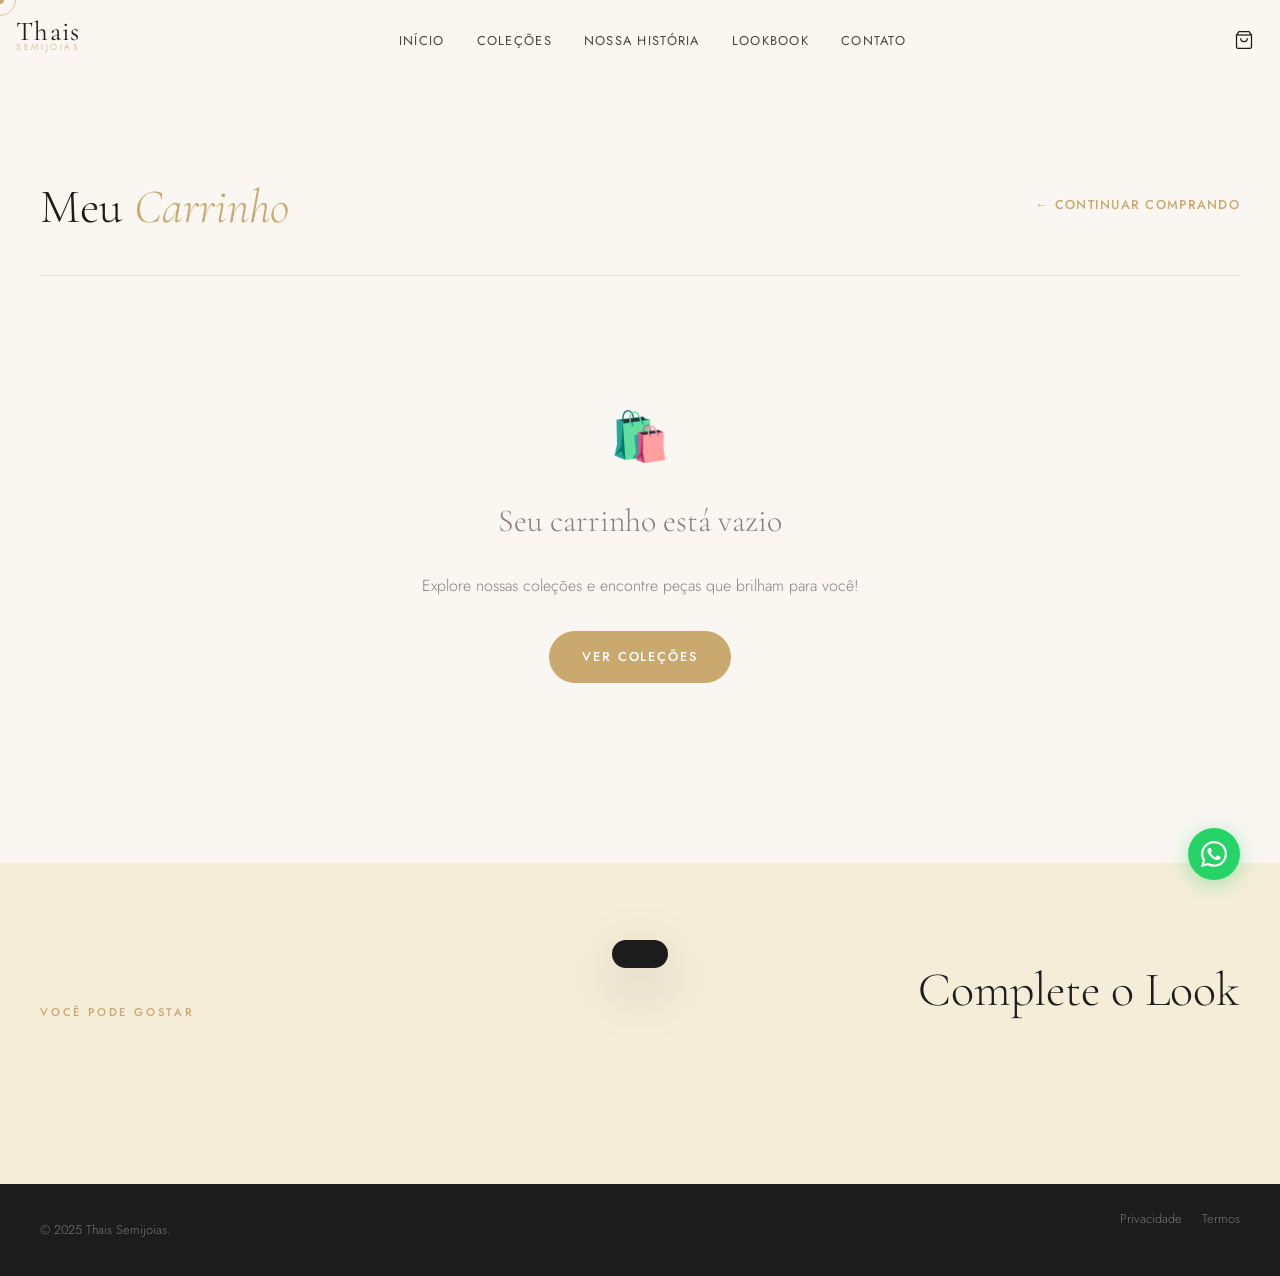
<file: carrinho.html>
<!DOCTYPE html>
<html lang="pt-BR">
<head>
  <meta charset="UTF-8" />
  <meta name="viewport" content="width=device-width, initial-scale=1.0" />
  <title>Carrinho | Thais Semijoias</title>
  <link rel="preconnect" href="https://fonts.googleapis.com" />
  <link rel="preconnect" href="https://fonts.gstatic.com" crossorigin />
  <link href="https://fonts.googleapis.com/css2?family=Cormorant+Garamond:ital,wght@0,300;0,400;0,600;1,300;1,400&family=Jost:wght@300;400;500&display=swap" rel="stylesheet" />
  <link rel="stylesheet" href="css/style.css" />
  <link rel="stylesheet" href="css/animations.css" />
  <link rel="stylesheet" href="css/pages.css" />
  <link rel="stylesheet" href="css/mobile.css" />
</head>
<body>
  <div id="cursor"></div>
  <div id="cursor-follower"></div>

  <header id="header">
    <div class="header-inner">
      <div class="header-logo">
        <a href="index.html"><span class="logo-text">Thais</span><span class="logo-sub">Semijoias</span></a>
      </div>
      <nav class="header-nav">
        <ul>
          <li><a href="index.html" class="nav-link">Início</a></li>
          <li><a href="colecoes.html" class="nav-link">Coleções</a></li>
          <li><a href="sobre.html" class="nav-link">Nossa História</a></li>
          <li><a href="lookbook.html" class="nav-link">Lookbook</a></li>
          <li><a href="contato.html" class="nav-link">Contato</a></li>
        </ul>
      </nav>
      <div class="header-actions">
        <a href="carrinho.html" class="icon-btn cart-btn active">
          <svg viewBox="0 0 24 24" fill="none" stroke="currentColor" stroke-width="1.5"><path d="M6 2L3 6v14a2 2 0 0 0 2 2h14a2 2 0 0 0 2-2V6l-3-4z"/><line x1="3" y1="6" x2="21" y2="6"/><path d="M16 10a4 4 0 0 1-8 0"/></svg>
          <span class="cart-count" id="cart-count">0</span>
        </a>
        <button class="menu-toggle" id="menu-toggle"><span></span><span></span><span></span></button>
      </div>
    </div>
  </header>

  <div class="mobile-menu" id="mobile-menu">
    <ul>
      <li><a href="index.html">Início</a></li>
      <li><a href="colecoes.html">Coleções</a></li>
      <li><a href="sobre.html">Nossa História</a></li>
      <li><a href="lookbook.html">Lookbook</a></li>
      <li><a href="contato.html">Contato</a></li>
    </ul>
  </div>

  <main style="padding-top: var(--header-h);">
    <section class="cart-section section">
      <div class="container">
        <div class="cart-header">
          <h1 class="section-title">Meu <em>Carrinho</em></h1>
          <a href="colecoes.html" class="section-link">← Continuar comprando</a>
        </div>

        <div class="cart-layout" id="cart-layout">
          <!-- Preenchido via JS -->
        </div>
      </div>
    </section>

    <!-- SUGESTÕES -->
    <section class="section" style="background:var(--champagne);">
      <div class="container">
        <div class="section-header">
          <p class="section-eyebrow">Você pode gostar</p>
          <h2 class="section-title">Complete o Look</h2>
        </div>
        <div class="products-grid" id="suggestions-grid"></div>
      </div>
    </section>
  </main>

  <footer class="footer">
    <div class="footer-bottom">
      <div class="container footer-bottom-inner">
        <p>© 2025 Thais Semijoias.</p>
        <div class="footer-legal"><a href="privacidade.html">Privacidade</a><a href="termos.html">Termos</a></div>
      </div>
    </div>
  </footer>

  <button class="back-to-top" id="back-to-top">↑</button>
  <a href="https://wa.me/5542998120596" class="whatsapp-float" target="_blank">
    <svg viewBox="0 0 24 24" fill="currentColor"><path d="M17.472 14.382c-.297-.149-1.758-.867-2.03-.967-.273-.099-.471-.148-.67.15-.197.297-.767.966-.94 1.164-.173.199-.347.223-.644.075-.297-.15-1.255-.463-2.39-1.475-.883-.788-1.48-1.761-1.653-2.059-.173-.297-.018-.458.13-.606.134-.133.298-.347.446-.52.149-.174.198-.298.298-.497.099-.198.05-.371-.025-.52-.075-.149-.669-1.612-.916-2.207-.242-.579-.487-.5-.669-.51-.173-.008-.371-.01-.57-.01-.198 0-.52.074-.792.372-.272.297-1.04 1.016-1.04 2.479 0 1.462 1.065 2.875 1.213 3.074.149.198 2.096 3.2 5.077 4.487.709.306 1.262.489 1.694.625.712.227 1.36.195 1.871.118.571-.085 1.758-.719 2.006-1.413.248-.694.248-1.289.173-1.413-.074-.124-.272-.198-.57-.347m-5.421 7.403h-.004a9.87 9.87 0 0 1-5.031-1.378l-.361-.214-3.741.982.998-3.648-.235-.374a9.86 9.86 0 0 1-1.51-5.26c.001-5.45 4.436-9.884 9.888-9.884 2.64 0 5.122 1.03 6.988 2.898a9.825 9.825 0 0 1 2.893 6.994c-.003 5.45-4.437 9.884-9.885 9.884m8.413-18.297A11.815 11.815 0 0 0 12.05 0C5.495 0 .16 5.335.157 11.892c0 2.096.547 4.142 1.588 5.945L.057 24l6.305-1.654a11.882 11.882 0 0 0 5.683 1.448h.005c6.554 0 11.89-5.335 11.893-11.893a11.821 11.821 0 0 0-3.48-8.413z"/></svg>
  </a>
  <div class="toast" id="toast"></div>

  <script src="js/main.js"></script>
  <script src="js/products.js"></script>
  <script src="js/cart.js"></script>
</body>
</html>
</file>
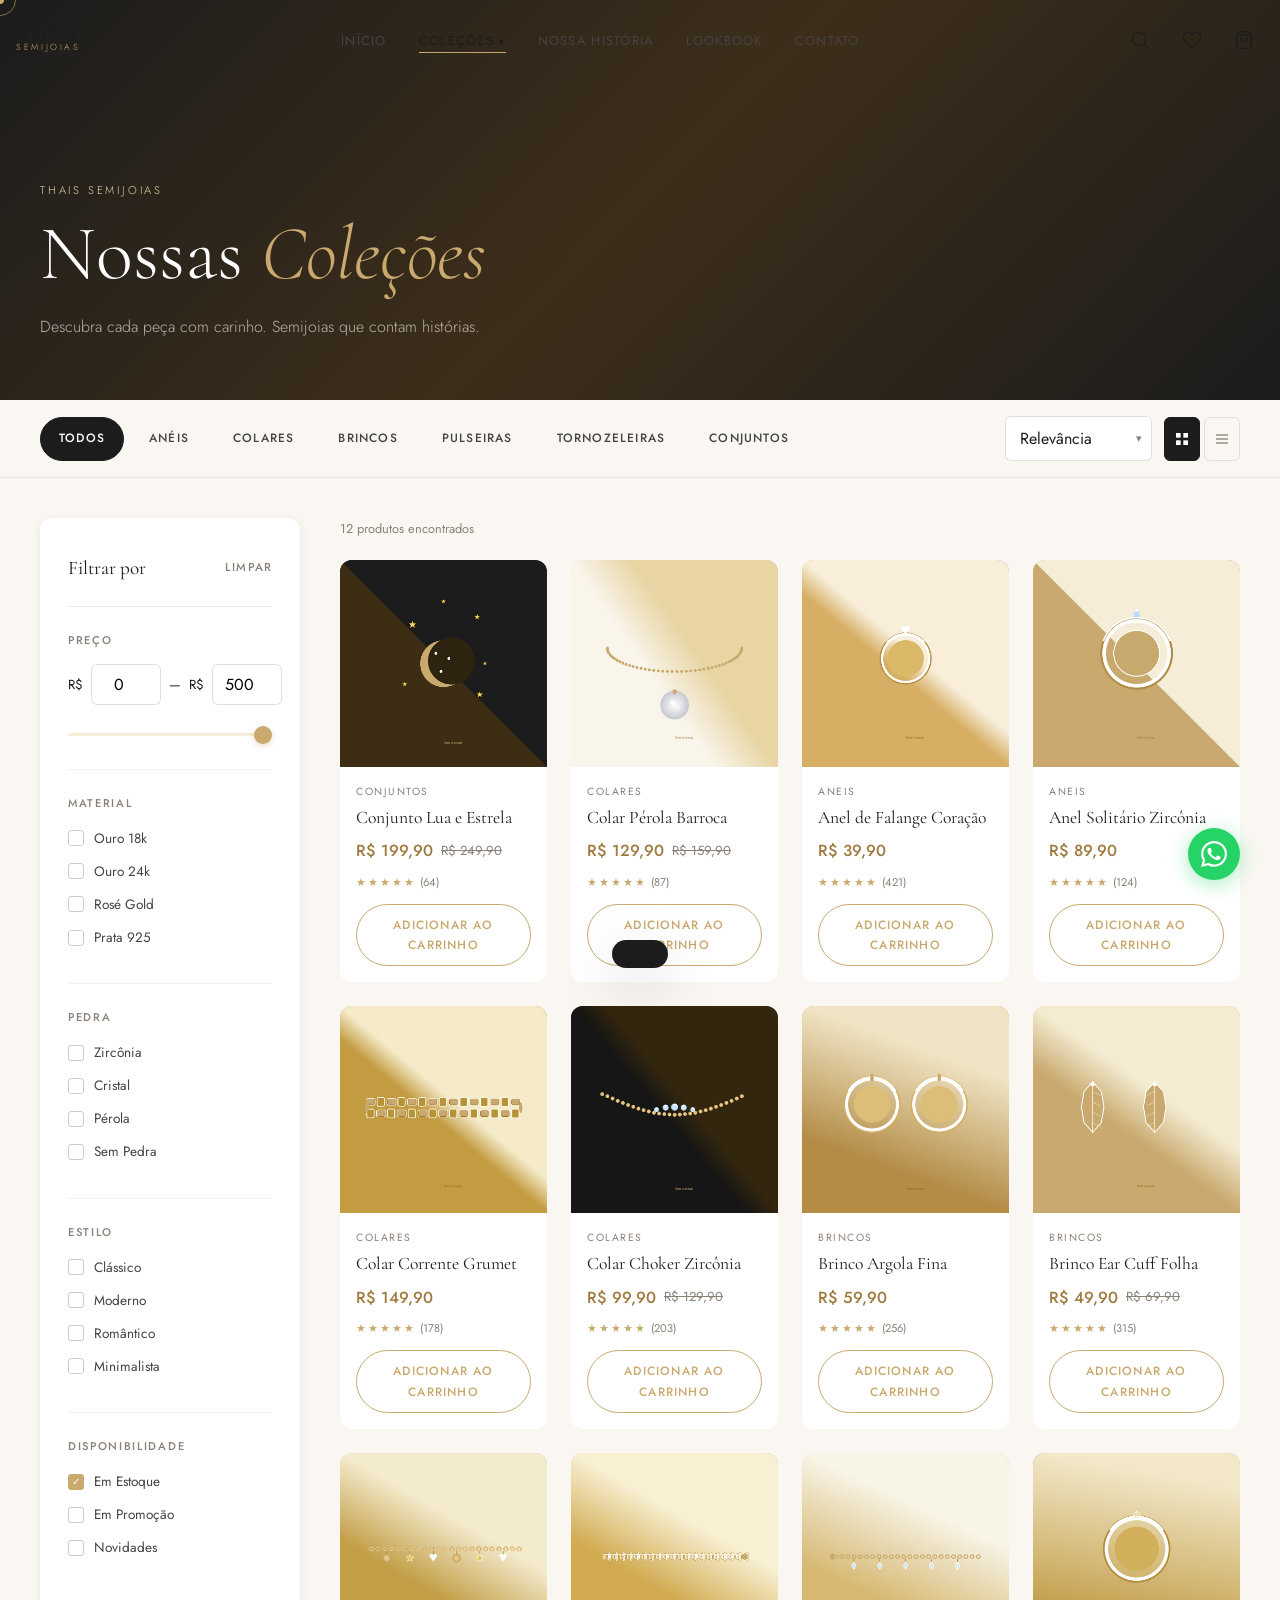
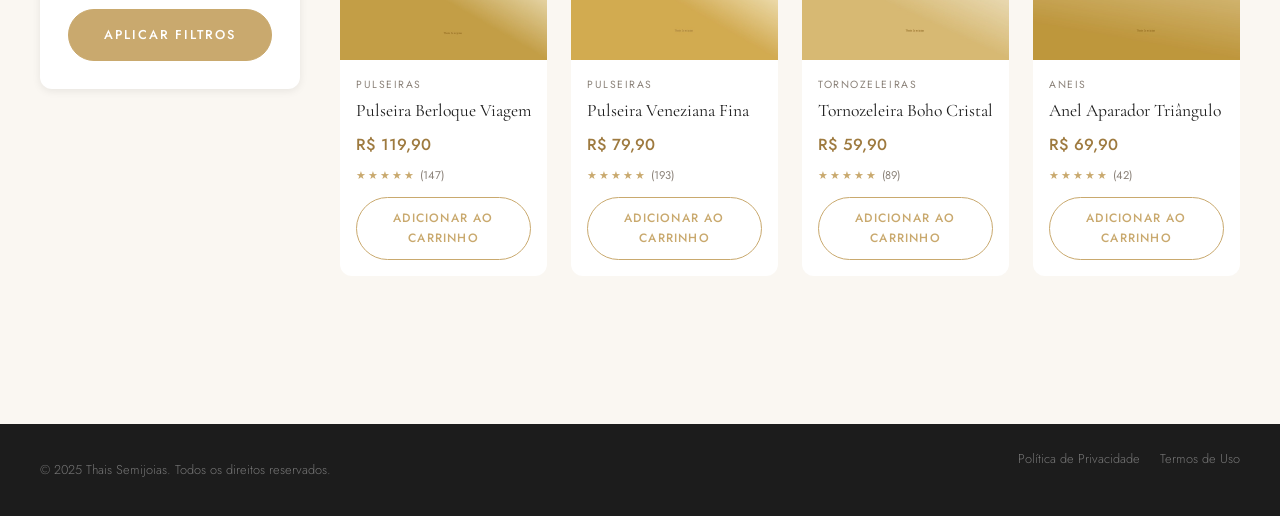
<file: colecoes.html>
<!DOCTYPE html>
<html lang="pt-BR">
<head>
  <meta charset="UTF-8" />
  <meta name="viewport" content="width=device-width, initial-scale=1.0" />
  <title>Coleções | Thais Semijoias</title>
  <link rel="preconnect" href="https://fonts.googleapis.com" />
  <link rel="preconnect" href="https://fonts.gstatic.com" crossorigin />
  <link href="https://fonts.googleapis.com/css2?family=Cormorant+Garamond:ital,wght@0,300;0,400;0,600;1,300;1,400&family=Jost:wght@300;400;500&display=swap" rel="stylesheet" />
  <link rel="stylesheet" href="css/style.css" />
  <link rel="stylesheet" href="css/animations.css" />
  <link rel="stylesheet" href="css/colecoes.css" />
  <link rel="stylesheet" href="css/mobile.css" />
</head>
<body>

  <div id="cursor"></div>
  <div id="cursor-follower"></div>

  <!-- HEADER (mesmo do index) -->
  <header id="header">
    <div class="header-inner">
      <div class="header-logo">
        <a href="index.html">
          <span class="logo-text">Thais</span>
          <span class="logo-sub">Semijoias</span>
        </a>
      </div>
      <nav class="header-nav">
        <ul>
          <li><a href="index.html" class="nav-link">Início</a></li>
          <li class="has-dropdown">
            <a href="colecoes.html" class="nav-link active">Coleções <span class="arrow">▾</span></a>
            <ul class="dropdown">
              <li><a href="#aneis">Anéis</a></li>
              <li><a href="#colares">Colares</a></li>
              <li><a href="#brincos">Brincos</a></li>
              <li><a href="#pulseiras">Pulseiras</a></li>
              <li><a href="#tornozeleiras">Tornozeleiras</a></li>
              <li><a href="#conjuntos">Conjuntos</a></li>
            </ul>
          </li>
          <li><a href="sobre.html" class="nav-link">Nossa História</a></li>
          <li><a href="lookbook.html" class="nav-link">Lookbook</a></li>
          <li><a href="contato.html" class="nav-link">Contato</a></li>
        </ul>
      </nav>
      <div class="header-actions">
        <button class="icon-btn" id="search-toggle" aria-label="Buscar">
          <svg viewBox="0 0 24 24" fill="none" stroke="currentColor" stroke-width="1.5"><circle cx="11" cy="11" r="8"/><path d="M21 21l-4.35-4.35"/></svg>
        </button>
        <a href="favoritos.html" class="icon-btn" aria-label="Favoritos">
          <svg viewBox="0 0 24 24" fill="none" stroke="currentColor" stroke-width="1.5"><path d="M20.84 4.61a5.5 5.5 0 0 0-7.78 0L12 5.67l-1.06-1.06a5.5 5.5 0 0 0-7.78 7.78l1.06 1.06L12 21.23l7.78-7.78 1.06-1.06a5.5 5.5 0 0 0 0-7.78z"/></svg>
        </a>
        <a href="carrinho.html" class="icon-btn cart-btn" aria-label="Carrinho">
          <svg viewBox="0 0 24 24" fill="none" stroke="currentColor" stroke-width="1.5"><path d="M6 2L3 6v14a2 2 0 0 0 2 2h14a2 2 0 0 0 2-2V6l-3-4z"/><line x1="3" y1="6" x2="21" y2="6"/><path d="M16 10a4 4 0 0 1-8 0"/></svg>
          <span class="cart-count" id="cart-count">0</span>
        </a>
        <button class="menu-toggle" id="menu-toggle"><span></span><span></span><span></span></button>
      </div>
    </div>
    <div class="search-bar" id="search-bar">
      <input type="text" placeholder="O que você está buscando?" id="search-input" />
      <button id="search-close">✕</button>
    </div>
  </header>

  <div class="mobile-menu" id="mobile-menu">
    <ul>
      <li><a href="index.html">Início</a></li>
      <li><a href="colecoes.html">Coleções</a></li>
      <li><a href="sobre.html">Nossa História</a></li>
      <li><a href="lookbook.html">Lookbook</a></li>
      <li><a href="contato.html">Contato</a></li>
    </ul>
  </div>

  <main>
    <!-- PAGE HERO -->
    <section class="page-hero">
      <div class="page-hero-bg"></div>
      <div class="page-hero-content">
        <p class="section-eyebrow light">Thais Semijoias</p>
        <h1>Nossas <em>Coleções</em></h1>
        <p>Descubra cada peça com carinho. Semijoias que contam histórias.</p>
      </div>
    </section>

    <!-- FILTROS E TOOLBAR -->
    <section class="shop-toolbar">
      <div class="container toolbar-inner">
        <div class="category-tabs" id="category-tabs">
          <button class="tab-btn active" data-cat="todos">Todos</button>
          <button class="tab-btn" data-cat="aneis">Anéis</button>
          <button class="tab-btn" data-cat="colares">Colares</button>
          <button class="tab-btn" data-cat="brincos">Brincos</button>
          <button class="tab-btn" data-cat="pulseiras">Pulseiras</button>
          <button class="tab-btn" data-cat="tornozeleiras">Tornozeleiras</button>
          <button class="tab-btn" data-cat="conjuntos">Conjuntos</button>
        </div>
        <div class="toolbar-right">
          <div class="sort-select-wrapper">
            <select id="sort-select" class="sort-select">
              <option value="relevancia">Relevância</option>
              <option value="menor-preco">Menor Preço</option>
              <option value="maior-preco">Maior Preço</option>
              <option value="novidades">Novidades</option>
              <option value="mais-vendidos">Mais Vendidos</option>
            </select>
          </div>
          <div class="view-toggle">
            <button class="view-btn active" data-view="grid" aria-label="Grade">
              <svg viewBox="0 0 24 24" fill="currentColor"><rect x="3" y="3" width="7" height="7"/><rect x="14" y="3" width="7" height="7"/><rect x="3" y="14" width="7" height="7"/><rect x="14" y="14" width="7" height="7"/></svg>
            </button>
            <button class="view-btn" data-view="list" aria-label="Lista">
              <svg viewBox="0 0 24 24" fill="none" stroke="currentColor" stroke-width="2"><line x1="3" y1="6" x2="21" y2="6"/><line x1="3" y1="12" x2="21" y2="12"/><line x1="3" y1="18" x2="21" y2="18"/></svg>
            </button>
          </div>
        </div>
      </div>
    </section>

    <!-- FILTROS SIDEBAR + PRODUTOS -->
    <section class="shop-section">
      <div class="container shop-layout">

        <!-- SIDEBAR FILTROS -->
        <aside class="filters-sidebar" id="filters-sidebar">
          <div class="filter-header">
            <h3>Filtrar por</h3>
            <button class="clear-filters" id="clear-filters">Limpar</button>
          </div>

          <div class="filter-group">
            <h4>Preço</h4>
            <div class="price-range">
              <div class="price-inputs">
                <span>R$</span>
                <input type="number" id="price-min" value="0" min="0" />
                <span>—</span>
                <span>R$</span>
                <input type="number" id="price-max" value="500" min="0" />
              </div>
              <input type="range" id="price-slider" min="0" max="500" value="500" class="range-slider" />
            </div>
          </div>

          <div class="filter-group">
            <h4>Material</h4>
            <label class="filter-check"><input type="checkbox" value="ouro18k" /> Ouro 18k</label>
            <label class="filter-check"><input type="checkbox" value="ouro24k" /> Ouro 24k</label>
            <label class="filter-check"><input type="checkbox" value="rosé" /> Rosé Gold</label>
            <label class="filter-check"><input type="checkbox" value="prata" /> Prata 925</label>
          </div>

          <div class="filter-group">
            <h4>Pedra</h4>
            <label class="filter-check"><input type="checkbox" value="zirconia" /> Zircônia</label>
            <label class="filter-check"><input type="checkbox" value="cristal" /> Cristal</label>
            <label class="filter-check"><input type="checkbox" value="perola" /> Pérola</label>
            <label class="filter-check"><input type="checkbox" value="sem-pedra" /> Sem Pedra</label>
          </div>

          <div class="filter-group">
            <h4>Estilo</h4>
            <label class="filter-check"><input type="checkbox" value="classico" /> Clássico</label>
            <label class="filter-check"><input type="checkbox" value="moderno" /> Moderno</label>
            <label class="filter-check"><input type="checkbox" value="romantico" /> Romântico</label>
            <label class="filter-check"><input type="checkbox" value="minimalista" /> Minimalista</label>
          </div>

          <div class="filter-group">
            <h4>Disponibilidade</h4>
            <label class="filter-check"><input type="checkbox" value="em-estoque" checked /> Em Estoque</label>
            <label class="filter-check"><input type="checkbox" value="promocao" /> Em Promoção</label>
            <label class="filter-check"><input type="checkbox" value="novidades" /> Novidades</label>
          </div>

          <button class="btn btn-primary filter-apply" id="apply-filters">Aplicar Filtros</button>
        </aside>

        <!-- GRID DE PRODUTOS -->
        <div class="products-area">
          <div class="products-count">
            <span id="products-count">Carregando...</span>
          </div>
          <div class="products-grid grid-view" id="products-grid">
            <!-- Inserido via JS -->
          </div>
          <!-- PAGINAÇÃO -->
          <div class="pagination" id="pagination">
            <button class="page-btn active">1</button>
            <button class="page-btn">2</button>
            <button class="page-btn">3</button>
            <button class="page-btn">→</button>
          </div>
        </div>

      </div>
    </section>
  </main>

  <!-- FOOTER igual ao index.html -->
  <footer class="footer">
    <div class="footer-bottom">
      <div class="container footer-bottom-inner">
        <p>© 2025 Thais Semijoias. Todos os direitos reservados.</p>
        <div class="footer-legal">
          <a href="privacidade.html">Política de Privacidade</a>
          <a href="termos.html">Termos de Uso</a>
        </div>
      </div>
    </div>
  </footer>

  <button class="back-to-top" id="back-to-top">↑</button>
  <a href="https://wa.me/5542998120596" class="whatsapp-float" target="_blank">
    <svg viewBox="0 0 24 24" fill="currentColor"><path d="M17.472 14.382c-.297-.149-1.758-.867-2.03-.967-.273-.099-.471-.148-.67.15-.197.297-.767.966-.94 1.164-.173.199-.347.223-.644.075-.297-.15-1.255-.463-2.39-1.475-.883-.788-1.48-1.761-1.653-2.059-.173-.297-.018-.458.13-.606.134-.133.298-.347.446-.52.149-.174.198-.298.298-.497.099-.198.05-.371-.025-.52-.075-.149-.669-1.612-.916-2.207-.242-.579-.487-.5-.669-.51-.173-.008-.371-.01-.57-.01-.198 0-.52.074-.792.372-.272.297-1.04 1.016-1.04 2.479 0 1.462 1.065 2.875 1.213 3.074.149.198 2.096 3.2 5.077 4.487.709.306 1.262.489 1.694.625.712.227 1.36.195 1.871.118.571-.085 1.758-.719 2.006-1.413.248-.694.248-1.289.173-1.413-.074-.124-.272-.198-.57-.347m-5.421 7.403h-.004a9.87 9.87 0 0 1-5.031-1.378l-.361-.214-3.741.982.998-3.648-.235-.374a9.86 9.86 0 0 1-1.51-5.26c.001-5.45 4.436-9.884 9.888-9.884 2.64 0 5.122 1.03 6.988 2.898a9.825 9.825 0 0 1 2.893 6.994c-.003 5.45-4.437 9.884-9.885 9.884m8.413-18.297A11.815 11.815 0 0 0 12.05 0C5.495 0 .16 5.335.157 11.892c0 2.096.547 4.142 1.588 5.945L.057 24l6.305-1.654a11.882 11.882 0 0 0 5.683 1.448h.005c6.554 0 11.89-5.335 11.893-11.893a11.821 11.821 0 0 0-3.48-8.413z"/></svg>
  </a>
  <div class="toast" id="toast"></div>

  <script src="js/main.js"></script>
  <script src="js/products.js"></script>
  <script src="js/colecoes.js"></script>
  <script src="js/cart.js"></script>
</body>
</html>
</file>
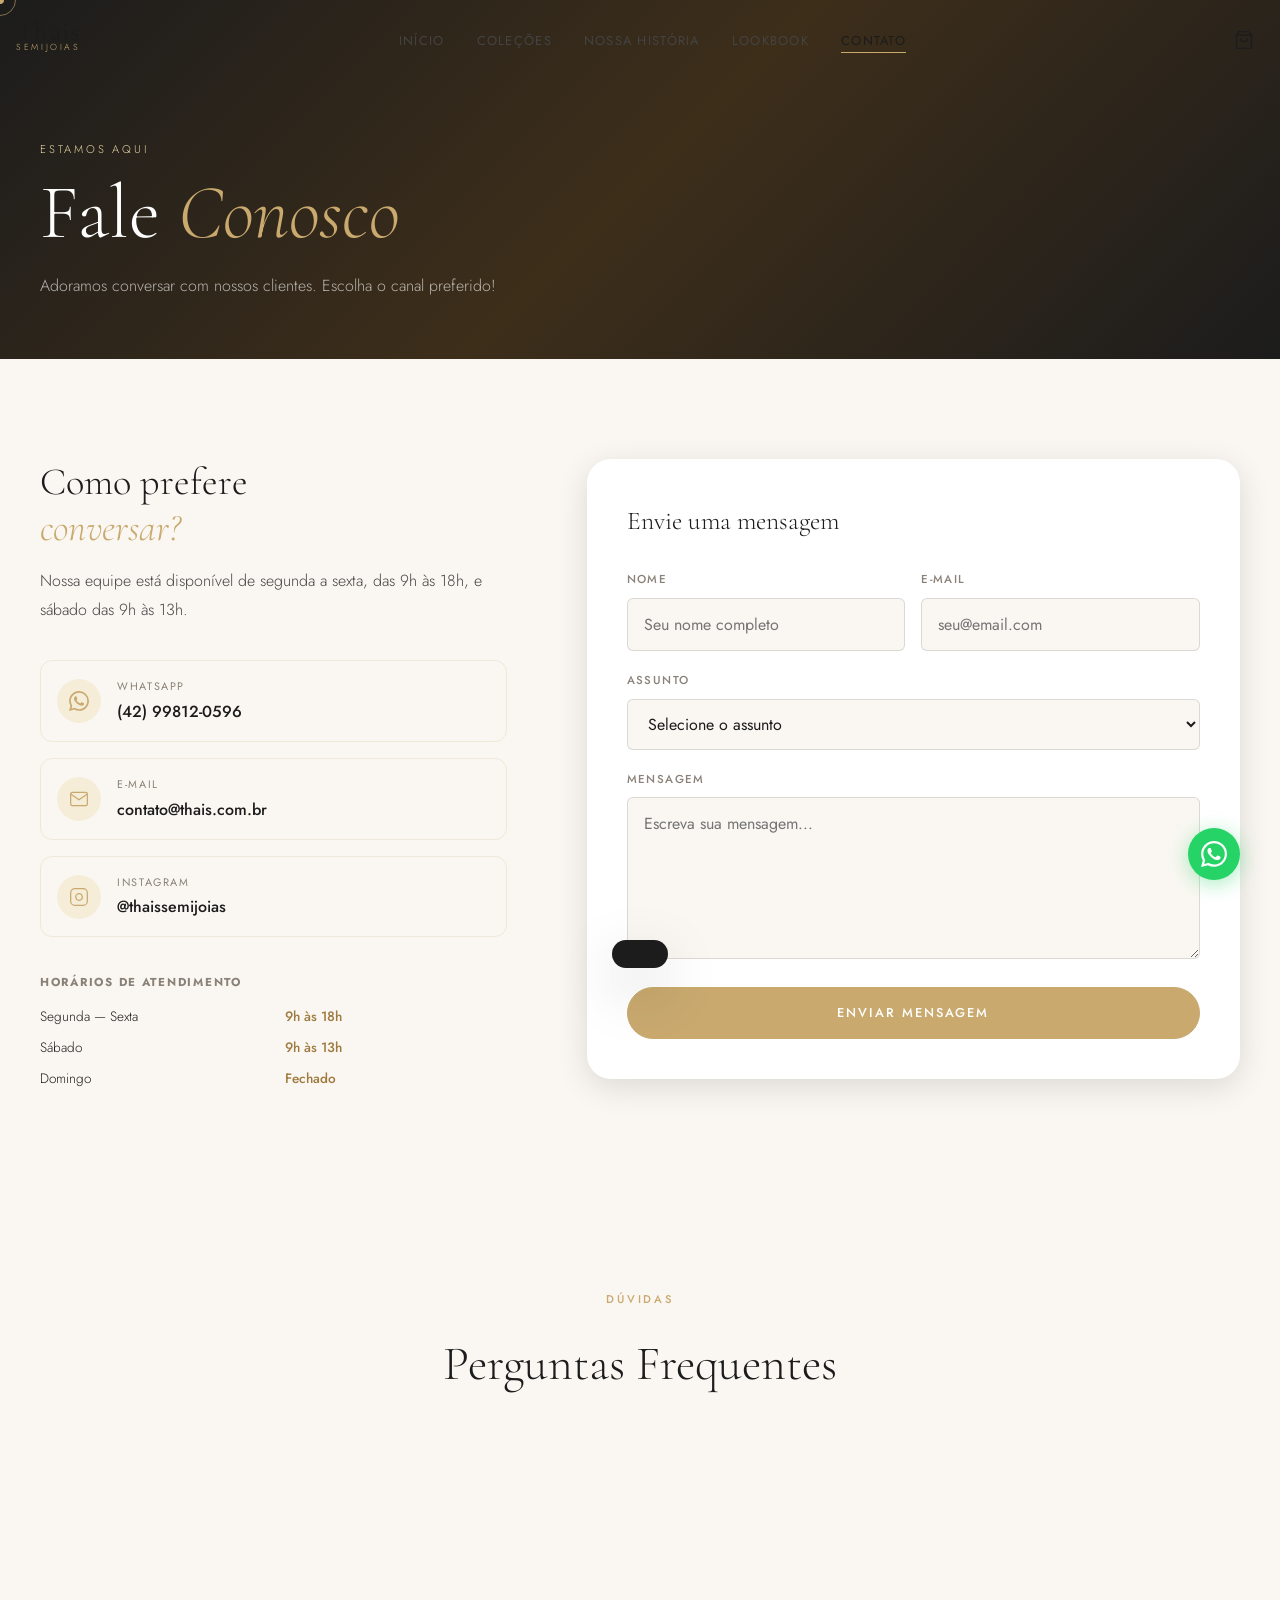
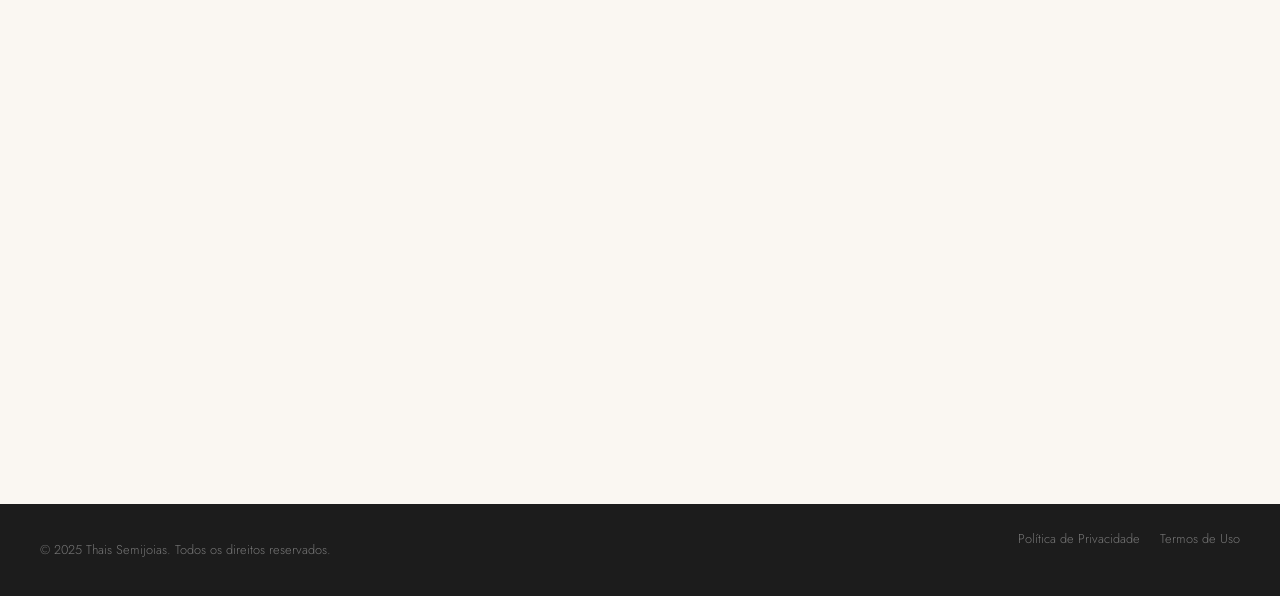
<file: contato.html>
<!DOCTYPE html>
<html lang="pt-BR">
<head>
  <meta charset="UTF-8" />
  <meta name="viewport" content="width=device-width, initial-scale=1.0" />
  <title>Contato | Thais Semijoias</title>
  <link rel="preconnect" href="https://fonts.googleapis.com" />
  <link rel="preconnect" href="https://fonts.gstatic.com" crossorigin />
  <link href="https://fonts.googleapis.com/css2?family=Cormorant+Garamond:ital,wght@0,300;0,400;0,600;1,300;1,400&family=Jost:wght@300;400;500&display=swap" rel="stylesheet" />
  <link rel="stylesheet" href="css/style.css" />
  <link rel="stylesheet" href="css/animations.css" />
  <link rel="stylesheet" href="css/pages.css" />
  <link rel="stylesheet" href="css/mobile.css" />
</head>
<body>

  <div id="cursor"></div>
  <div id="cursor-follower"></div>

  <header id="header">
    <div class="header-inner">
      <div class="header-logo">
        <a href="index.html">
          <span class="logo-text">Thais</span>
          <span class="logo-sub">Semijoias</span>
        </a>
      </div>
      <nav class="header-nav">
        <ul>
          <li><a href="index.html" class="nav-link">Início</a></li>
          <li><a href="colecoes.html" class="nav-link">Coleções</a></li>
          <li><a href="sobre.html" class="nav-link">Nossa História</a></li>
          <li><a href="lookbook.html" class="nav-link">Lookbook</a></li>
          <li><a href="contato.html" class="nav-link active">Contato</a></li>
        </ul>
      </nav>
      <div class="header-actions">
        <a href="carrinho.html" class="icon-btn cart-btn" aria-label="Carrinho">
          <svg viewBox="0 0 24 24" fill="none" stroke="currentColor" stroke-width="1.5"><path d="M6 2L3 6v14a2 2 0 0 0 2 2h14a2 2 0 0 0 2-2V6l-3-4z"/><line x1="3" y1="6" x2="21" y2="6"/><path d="M16 10a4 4 0 0 1-8 0"/></svg>
          <span class="cart-count" id="cart-count">0</span>
        </a>
        <button class="menu-toggle" id="menu-toggle"><span></span><span></span><span></span></button>
      </div>
    </div>
  </header>

  <div class="mobile-menu" id="mobile-menu">
    <ul>
      <li><a href="index.html">Início</a></li>
      <li><a href="colecoes.html">Coleções</a></li>
      <li><a href="sobre.html">Nossa História</a></li>
      <li><a href="lookbook.html">Lookbook</a></li>
      <li><a href="contato.html">Contato</a></li>
    </ul>
  </div>

  <main>
    <section class="page-hero page-hero-sm">
      <div class="page-hero-bg"></div>
      <div class="page-hero-content">
        <p class="section-eyebrow light">Estamos aqui</p>
        <h1>Fale <em>Conosco</em></h1>
        <p>Adoramos conversar com nossos clientes. Escolha o canal preferido!</p>
      </div>
    </section>

    <section class="contact-section section">
      <div class="container contact-layout">

        <div class="contact-info reveal-left">
          <h2>Como prefere<br /><em>conversar?</em></h2>
          <p>Nossa equipe está disponível de segunda a sexta, das 9h às 18h, e sábado das 9h às 13h.</p>

          <div class="contact-channels">
            <a href="https://wa.me/5542998120596" class="contact-channel" target="_blank">
              <div class="channel-icon">
                <svg viewBox="0 0 24 24" fill="currentColor"><path d="M17.472 14.382c-.297-.149-1.758-.867-2.03-.967-.273-.099-.471-.148-.67.15-.197.297-.767.966-.94 1.164-.173.199-.347.223-.644.075-.297-.15-1.255-.463-2.39-1.475-.883-.788-1.48-1.761-1.653-2.059-.173-.297-.018-.458.13-.606.134-.133.298-.347.446-.52.149-.174.198-.298.298-.497.099-.198.05-.371-.025-.52-.075-.149-.669-1.612-.916-2.207-.242-.579-.487-.5-.669-.51-.173-.008-.371-.01-.57-.01-.198 0-.52.074-.792.372-.272.297-1.04 1.016-1.04 2.479 0 1.462 1.065 2.875 1.213 3.074.149.198 2.096 3.2 5.077 4.487.709.306 1.262.489 1.694.625.712.227 1.36.195 1.871.118.571-.085 1.758-.719 2.006-1.413.248-.694.248-1.289.173-1.413-.074-.124-.272-.198-.57-.347m-5.421 7.403h-.004a9.87 9.87 0 0 1-5.031-1.378l-.361-.214-3.741.982.998-3.648-.235-.374a9.86 9.86 0 0 1-1.51-5.26c.001-5.45 4.436-9.884 9.888-9.884 2.64 0 5.122 1.03 6.988 2.898a9.825 9.825 0 0 1 2.893 6.994c-.003 5.45-4.437 9.884-9.885 9.884m8.413-18.297A11.815 11.815 0 0 0 12.05 0C5.495 0 .16 5.335.157 11.892c0 2.096.547 4.142 1.588 5.945L.057 24l6.305-1.654a11.882 11.882 0 0 0 5.683 1.448h.005c6.554 0 11.89-5.335 11.893-11.893a11.821 11.821 0 0 0-3.48-8.413z"/></svg>
              </div>
              <div class="channel-info">
                <span class="channel-label">WhatsApp</span>
                <span class="channel-value">(42) 99812-0596</span>
              </div>
            </a>
            <a href="mailto:contato@thais.com.br" class="contact-channel">
              <div class="channel-icon">
                <svg viewBox="0 0 24 24" fill="none" stroke="currentColor" stroke-width="1.5"><path d="M4 4h16c1.1 0 2 .9 2 2v12c0 1.1-.9 2-2 2H4c-1.1 0-2-.9-2-2V6c0-1.1.9-2 2-2z"/><polyline points="22,6 12,13 2,6"/></svg>
              </div>
              <div class="channel-info">
                <span class="channel-label">E-mail</span>
                <span class="channel-value">contato@thais.com.br</span>
              </div>
            </a>
            <a href="#" class="contact-channel">
              <div class="channel-icon">
                <svg viewBox="0 0 24 24" fill="none" stroke="currentColor" stroke-width="1.5"><rect x="2" y="2" width="20" height="20" rx="5" ry="5"/><path d="M16 11.37A4 4 0 1 1 12.63 8 4 4 0 0 1 16 11.37z"/><line x1="17.5" y1="6.5" x2="17.51" y2="6.5"/></svg>
              </div>
              <div class="channel-info">
                <span class="channel-label">Instagram</span>
                <span class="channel-value">@thaissemijoias</span>
              </div>
            </a>
          </div>

          <div class="contact-hours">
            <h4>Horários de Atendimento</h4>
            <div class="hours-grid">
              <span>Segunda — Sexta</span><span>9h às 18h</span>
              <span>Sábado</span><span>9h às 13h</span>
              <span>Domingo</span><span>Fechado</span>
            </div>
          </div>
        </div>

        <div class="contact-form-wrap reveal-right">
          <form class="contact-form" id="contact-form">
            <h3>Envie uma mensagem</h3>
            <div class="form-row">
              <div class="form-group">
                <label for="nome">Nome</label>
                <input type="text" id="nome" name="nome" placeholder="Seu nome completo" required />
              </div>
              <div class="form-group">
                <label for="email">E-mail</label>
                <input type="email" id="email" name="email" placeholder="seu@email.com" required />
              </div>
            </div>
            <div class="form-group">
              <label for="assunto">Assunto</label>
              <select id="assunto" name="assunto">
                <option value="">Selecione o assunto</option>
                <option value="pedido">Dúvida sobre pedido</option>
                <option value="produto">Informações sobre produto</option>
                <option value="troca">Troca ou devolução</option>
                <option value="parceria">Proposta de parceria</option>
                <option value="outro">Outro</option>
              </select>
            </div>
            <div class="form-group">
              <label for="mensagem">Mensagem</label>
              <textarea id="mensagem" name="mensagem" rows="5" placeholder="Escreva sua mensagem..." required></textarea>
            </div>
            <button type="submit" class="btn btn-primary btn-full">Enviar Mensagem</button>
          </form>
        </div>

      </div>
    </section>

    <!-- FAQ RÁPIDO -->
    <section class="faq-section section">
      <div class="container">
        <div class="section-header centered">
          <p class="section-eyebrow">Dúvidas</p>
          <h2 class="section-title">Perguntas Frequentes</h2>
        </div>
        <div class="faq-list" id="faq-list">
          <!-- Inserido via JS -->
        </div>
      </div>
    </section>

  </main>

  <footer class="footer">
    <div class="footer-bottom">
      <div class="container footer-bottom-inner">
        <p>© 2025 Thais Semijoias. Todos os direitos reservados.</p>
        <div class="footer-legal">
          <a href="privacidade.html">Política de Privacidade</a>
          <a href="termos.html">Termos de Uso</a>
        </div>
      </div>
    </div>
  </footer>

  <button class="back-to-top" id="back-to-top">↑</button>
  <a href="https://wa.me/5542998120596" class="whatsapp-float" target="_blank">
    <svg viewBox="0 0 24 24" fill="currentColor"><path d="M17.472 14.382c-.297-.149-1.758-.867-2.03-.967-.273-.099-.471-.148-.67.15-.197.297-.767.966-.94 1.164-.173.199-.347.223-.644.075-.297-.15-1.255-.463-2.39-1.475-.883-.788-1.48-1.761-1.653-2.059-.173-.297-.018-.458.13-.606.134-.133.298-.347.446-.52.149-.174.198-.298.298-.497.099-.198.05-.371-.025-.52-.075-.149-.669-1.612-.916-2.207-.242-.579-.487-.5-.669-.51-.173-.008-.371-.01-.57-.01-.198 0-.52.074-.792.372-.272.297-1.04 1.016-1.04 2.479 0 1.462 1.065 2.875 1.213 3.074.149.198 2.096 3.2 5.077 4.487.709.306 1.262.489 1.694.625.712.227 1.36.195 1.871.118.571-.085 1.758-.719 2.006-1.413.248-.694.248-1.289.173-1.413-.074-.124-.272-.198-.57-.347m-5.421 7.403h-.004a9.87 9.87 0 0 1-5.031-1.378l-.361-.214-3.741.982.998-3.648-.235-.374a9.86 9.86 0 0 1-1.51-5.26c.001-5.45 4.436-9.884 9.888-9.884 2.64 0 5.122 1.03 6.988 2.898a9.825 9.825 0 0 1 2.893 6.994c-.003 5.45-4.437 9.884-9.885 9.884m8.413-18.297A11.815 11.815 0 0 0 12.05 0C5.495 0 .16 5.335.157 11.892c0 2.096.547 4.142 1.588 5.945L.057 24l6.305-1.654a11.882 11.882 0 0 0 5.683 1.448h.005c6.554 0 11.89-5.335 11.893-11.893a11.821 11.821 0 0 0-3.48-8.413z"/></svg>
  </a>
  <div class="toast" id="toast"></div>

  <script src="js/main.js"></script>
  <script src="js/contato.js"></script>
  <script src="js/cart.js"></script>
</body>
</html>
</file>
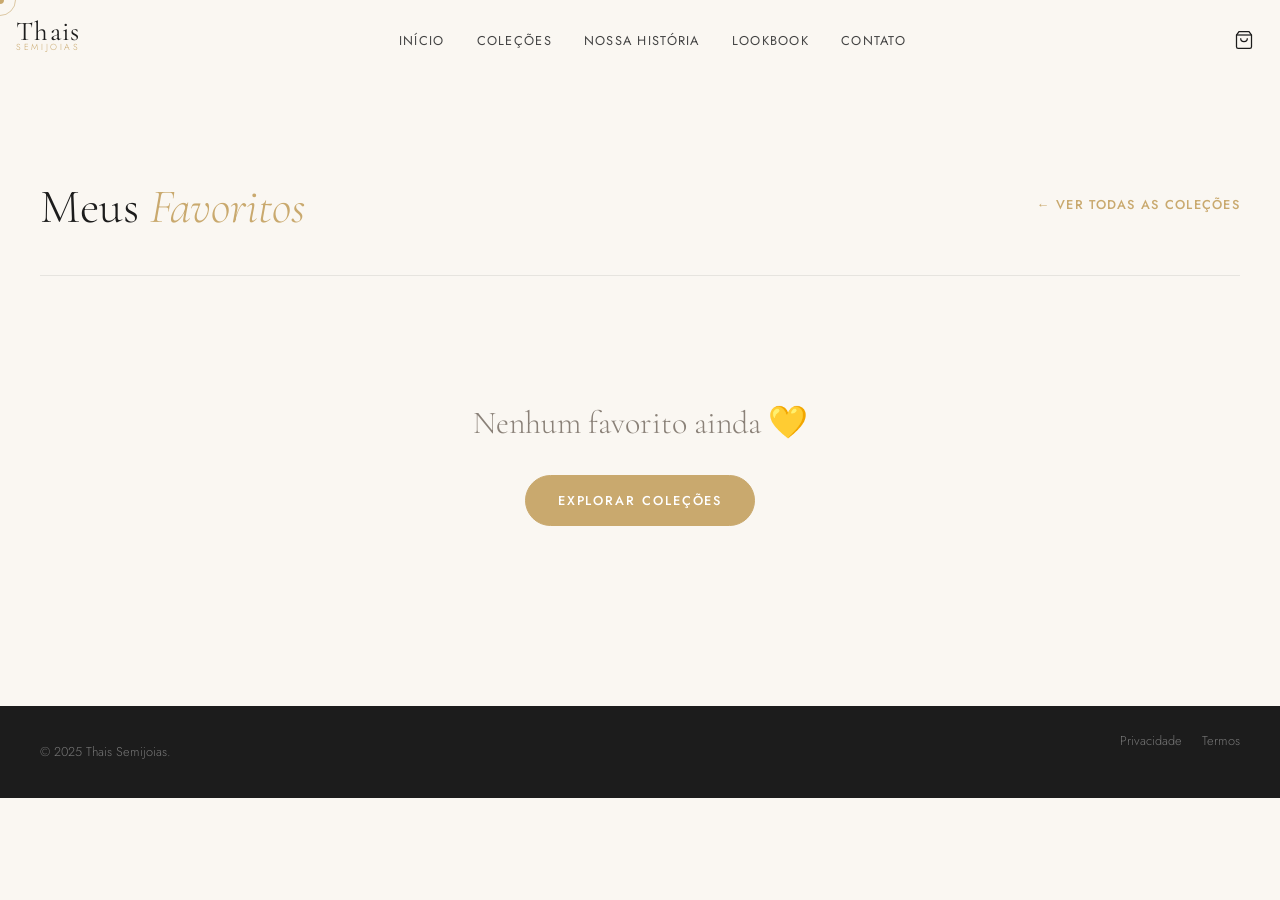
<file: favoritos.html>
<!DOCTYPE html>
<html lang="pt-BR">
<head>
  <meta charset="UTF-8" />
  <meta name="viewport" content="width=device-width, initial-scale=1.0" />
  <title>Favoritos | Thais Semijoias</title>
  <link rel="preconnect" href="https://fonts.googleapis.com" />
  <link rel="preconnect" href="https://fonts.gstatic.com" crossorigin />
  <link href="https://fonts.googleapis.com/css2?family=Cormorant+Garamond:ital,wght@0,300;0,400;0,600;1,300;1,400&family=Jost:wght@300;400;500&display=swap" rel="stylesheet" />
  <link rel="stylesheet" href="css/style.css" />
  <link rel="stylesheet" href="css/animations.css" />
  <link rel="stylesheet" href="css/pages.css" />
  <link rel="stylesheet" href="css/mobile.css" />
</head>
<body>
  <div id="cursor"></div>
  <div id="cursor-follower"></div>

  <header id="header">
    <div class="header-inner">
      <div class="header-logo">
        <a href="index.html"><span class="logo-text">Thais</span><span class="logo-sub">Semijoias</span></a>
      </div>
      <nav class="header-nav">
        <ul>
          <li><a href="index.html" class="nav-link">Início</a></li>
          <li><a href="colecoes.html" class="nav-link">Coleções</a></li>
          <li><a href="sobre.html" class="nav-link">Nossa História</a></li>
          <li><a href="lookbook.html" class="nav-link">Lookbook</a></li>
          <li><a href="contato.html" class="nav-link">Contato</a></li>
        </ul>
      </nav>
      <div class="header-actions">
        <a href="carrinho.html" class="icon-btn cart-btn">
          <svg viewBox="0 0 24 24" fill="none" stroke="currentColor" stroke-width="1.5"><path d="M6 2L3 6v14a2 2 0 0 0 2 2h14a2 2 0 0 0 2-2V6l-3-4z"/><line x1="3" y1="6" x2="21" y2="6"/><path d="M16 10a4 4 0 0 1-8 0"/></svg>
          <span class="cart-count" id="cart-count">0</span>
        </a>
        <button class="menu-toggle" id="menu-toggle"><span></span><span></span><span></span></button>
      </div>
    </div>
  </header>

  <div class="mobile-menu" id="mobile-menu">
    <ul>
      <li><a href="index.html">Início</a></li>
      <li><a href="colecoes.html">Coleções</a></li>
      <li><a href="sobre.html">Nossa História</a></li>
      <li><a href="lookbook.html">Lookbook</a></li>
      <li><a href="contato.html">Contato</a></li>
    </ul>
  </div>

  <main style="padding-top: var(--header-h);">
    <section class="section">
      <div class="container">
        <div class="cart-header">
          <h1 class="section-title">Meus <em>Favoritos</em></h1>
          <a href="colecoes.html" class="section-link">← Ver todas as coleções</a>
        </div>
        <div class="products-grid" id="wishlist-grid">
          <!-- Preenchido via JS -->
        </div>
        <div id="wishlist-empty" style="display:none;text-align:center;padding:80px 0;">
          <p style="font-family:var(--font-display);font-size:2rem;font-weight:300;color:var(--warm-gray);margin-bottom:24px;">
            Nenhum favorito ainda 💛
          </p>
          <a href="colecoes.html" class="btn btn-primary">Explorar Coleções</a>
        </div>
      </div>
    </section>
  </main>

  <footer class="footer">
    <div class="footer-bottom">
      <div class="container footer-bottom-inner">
        <p>© 2025 Thais Semijoias.</p>
        <div class="footer-legal"><a href="privacidade.html">Privacidade</a><a href="termos.html">Termos</a></div>
      </div>
    </div>
  </footer>

  <button class="back-to-top" id="back-to-top">↑</button>
  <div class="toast" id="toast"></div>
  <script src="js/main.js"></script>
  <script src="js/products.js"></script>
  <script src="js/cart.js"></script>
  <script src="js/favoritos.js"></script>
</body>
</html>
</file>
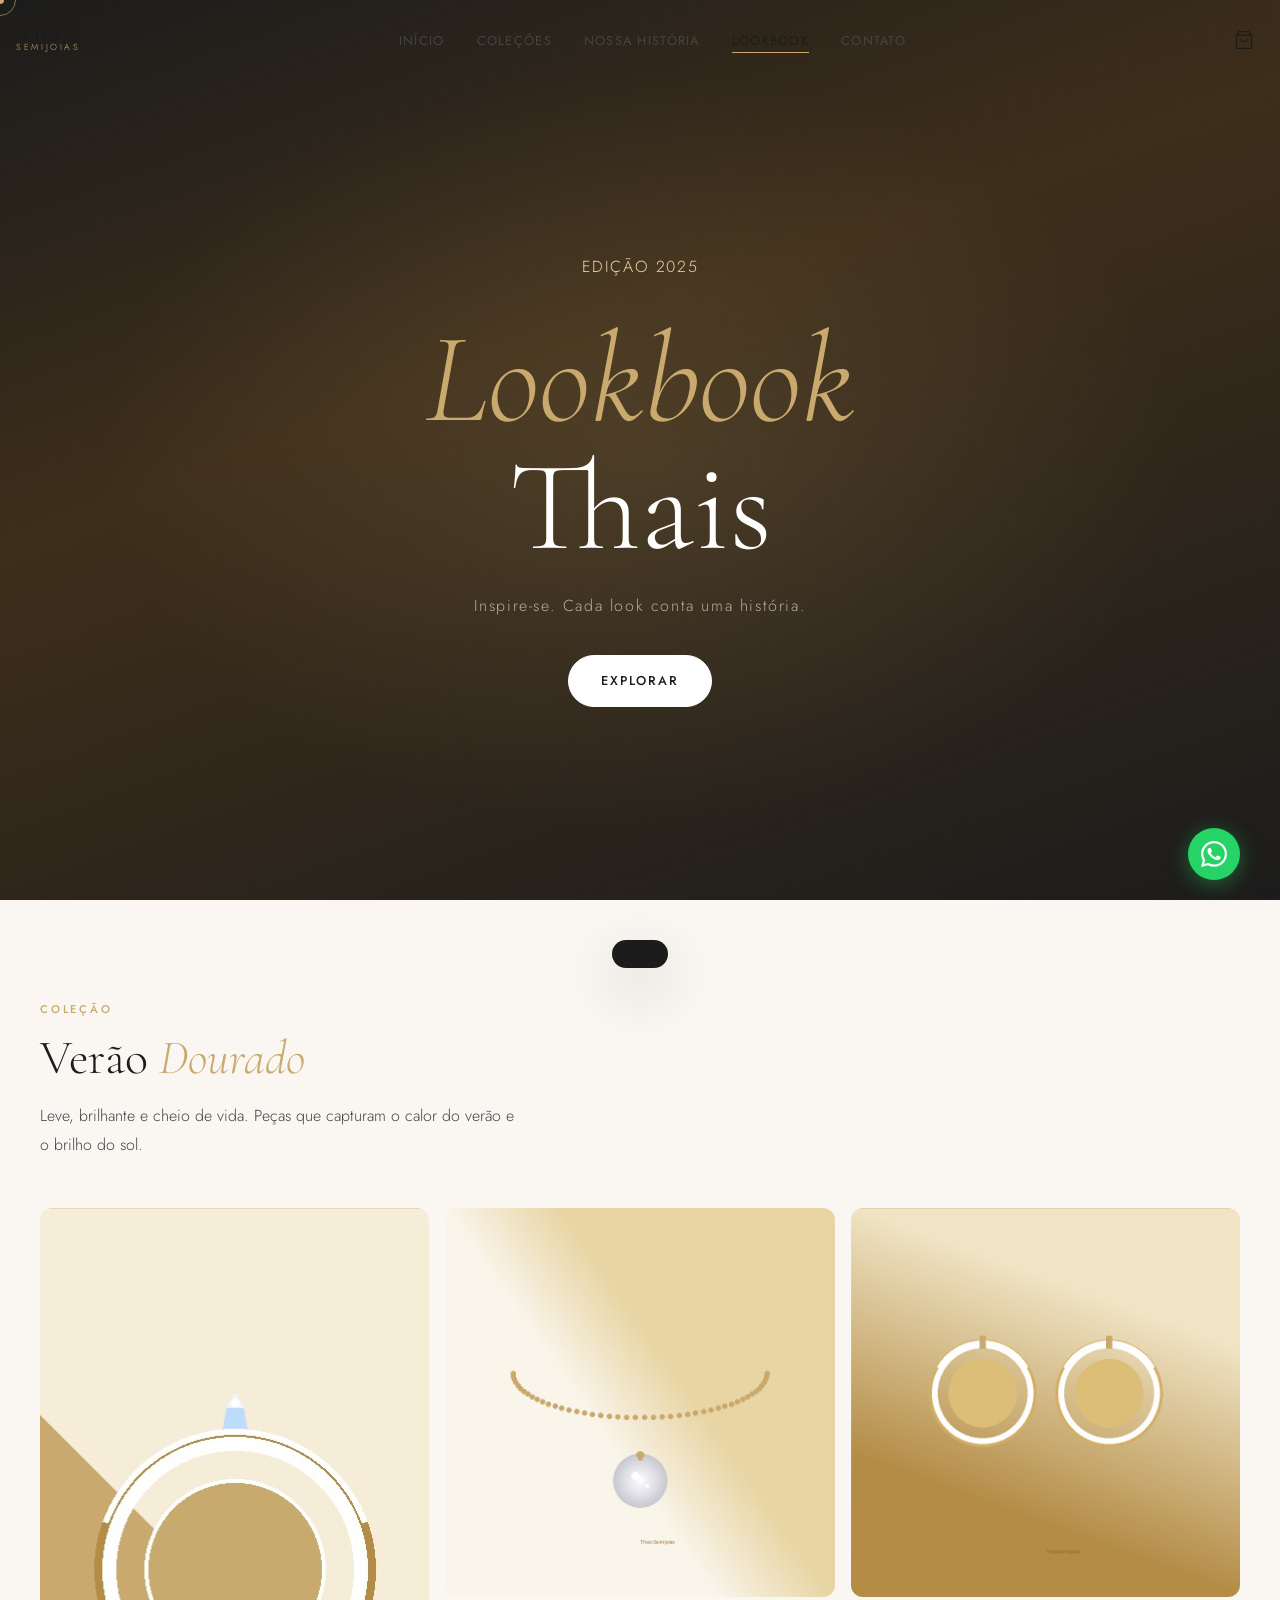
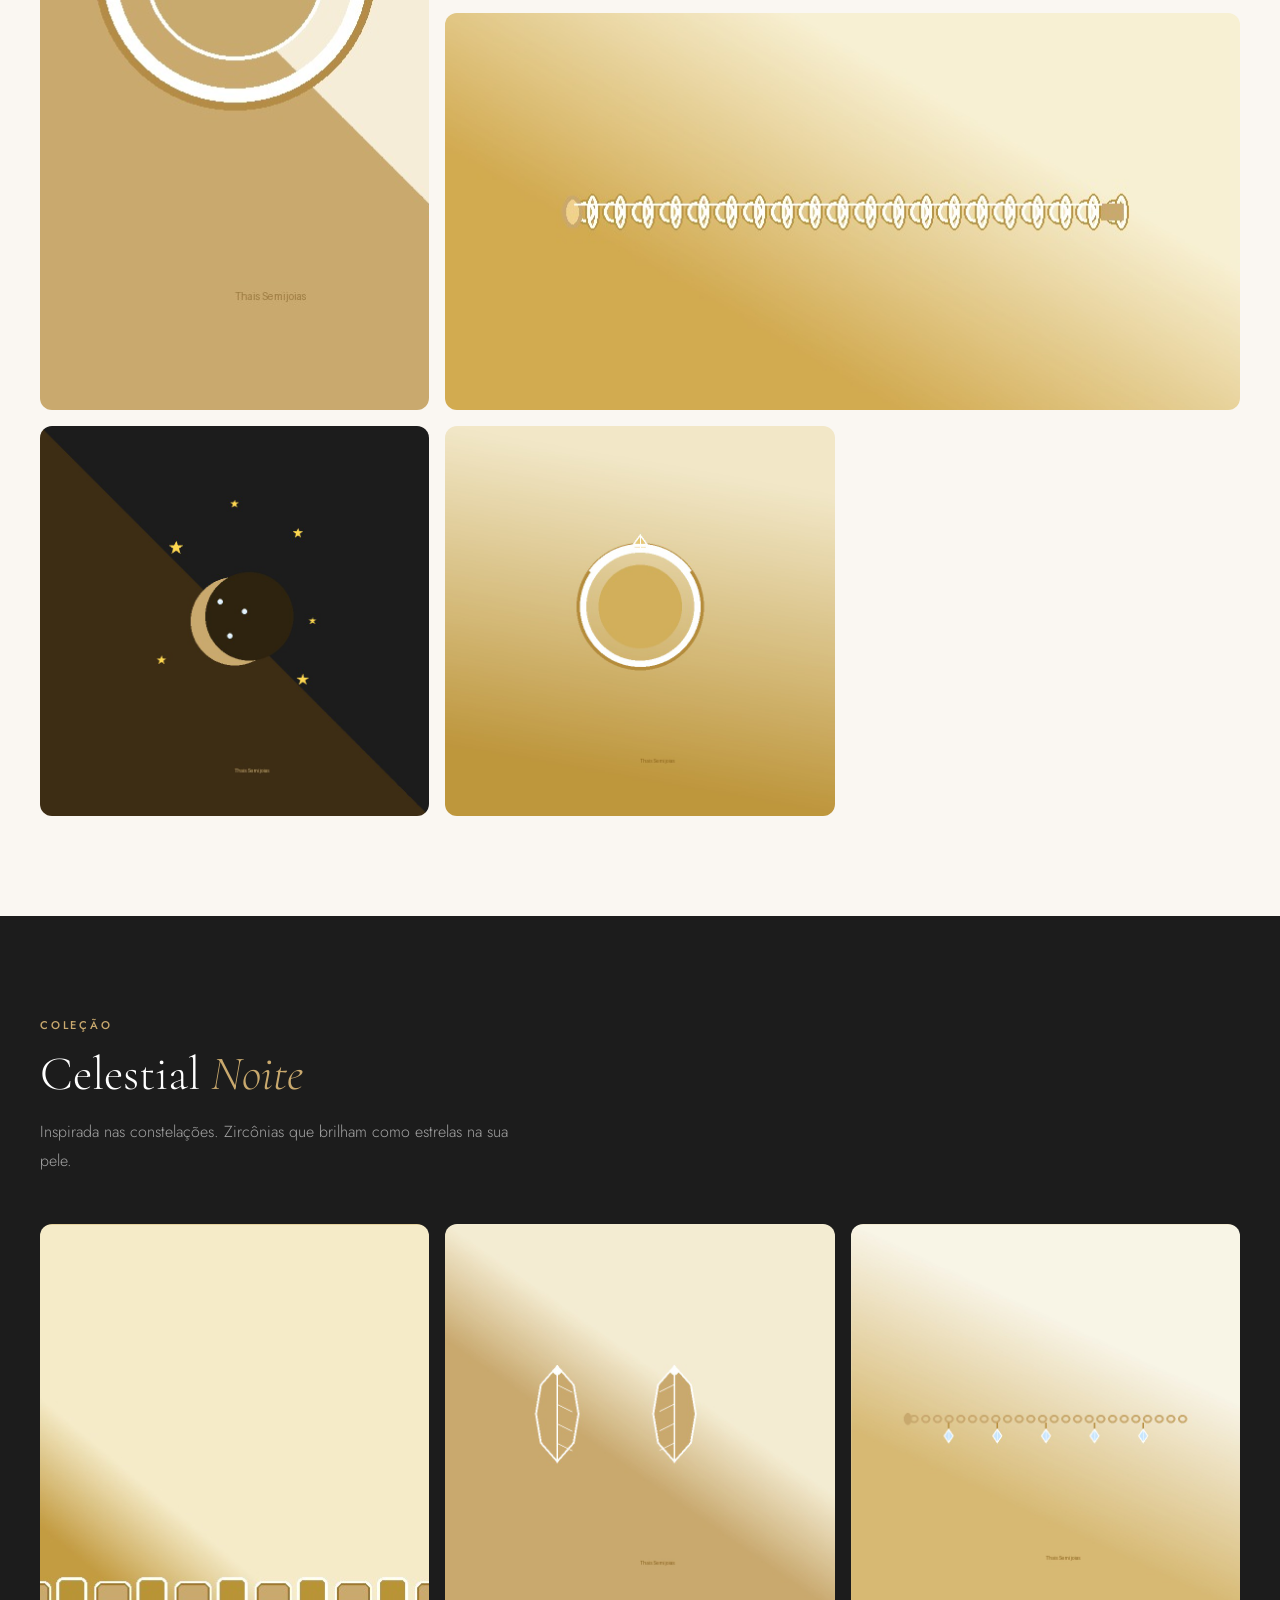
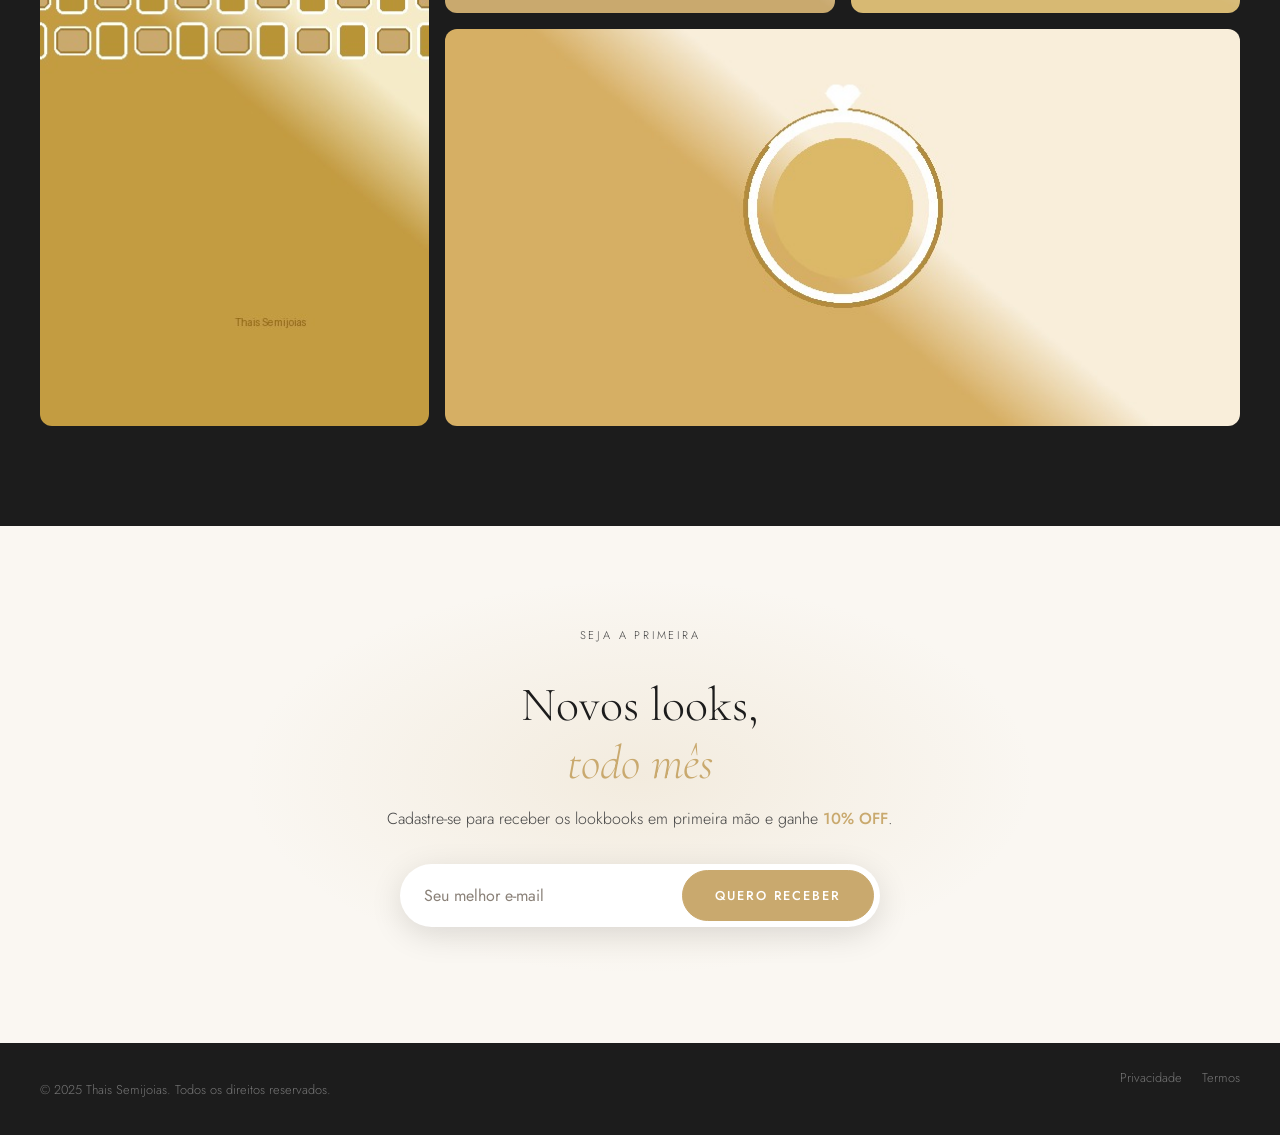
<file: lookbook.html>
<!DOCTYPE html>
<html lang="pt-BR">
<head>
  <meta charset="UTF-8" />
  <meta name="viewport" content="width=device-width, initial-scale=1.0" />
  <title>Lookbook | Thais Semijoias</title>
  <link rel="preconnect" href="https://fonts.googleapis.com" />
  <link rel="preconnect" href="https://fonts.gstatic.com" crossorigin />
  <link href="https://fonts.googleapis.com/css2?family=Cormorant+Garamond:ital,wght@0,300;0,400;0,600;1,300;1,400&family=Jost:wght@300;400;500&display=swap" rel="stylesheet" />
  <link rel="stylesheet" href="css/style.css" />
  <link rel="stylesheet" href="css/animations.css" />
  <link rel="stylesheet" href="css/pages.css" />
  <link rel="stylesheet" href="css/mobile.css" />
</head>
<body>
  <div id="cursor"></div>
  <div id="cursor-follower"></div>

  <header id="header">
    <div class="header-inner">
      <div class="header-logo">
        <a href="index.html"><span class="logo-text">Thais</span><span class="logo-sub">Semijoias</span></a>
      </div>
      <nav class="header-nav">
        <ul>
          <li><a href="index.html" class="nav-link">Início</a></li>
          <li><a href="colecoes.html" class="nav-link">Coleções</a></li>
          <li><a href="sobre.html" class="nav-link">Nossa História</a></li>
          <li><a href="lookbook.html" class="nav-link active">Lookbook</a></li>
          <li><a href="contato.html" class="nav-link">Contato</a></li>
        </ul>
      </nav>
      <div class="header-actions">
        <a href="carrinho.html" class="icon-btn cart-btn">
          <svg viewBox="0 0 24 24" fill="none" stroke="currentColor" stroke-width="1.5"><path d="M6 2L3 6v14a2 2 0 0 0 2 2h14a2 2 0 0 0 2-2V6l-3-4z"/><line x1="3" y1="6" x2="21" y2="6"/><path d="M16 10a4 4 0 0 1-8 0"/></svg>
          <span class="cart-count" id="cart-count">0</span>
        </a>
        <button class="menu-toggle" id="menu-toggle"><span></span><span></span><span></span></button>
      </div>
    </div>
  </header>

  <div class="mobile-menu" id="mobile-menu">
    <ul>
      <li><a href="index.html">Início</a></li>
      <li><a href="colecoes.html">Coleções</a></li>
      <li><a href="sobre.html">Nossa História</a></li>
      <li><a href="lookbook.html">Lookbook</a></li>
      <li><a href="contato.html">Contato</a></li>
    </ul>
  </div>

  <main>
    <!-- HERO LOOKBOOK -->
    <section class="lookbook-hero">
      <div class="lookbook-hero-bg"></div>
      <div class="lookbook-hero-content">
        <p class="section-eyebrow light">Edição 2025</p>
        <h1><em>Lookbook</em><br />Thais</h1>
        <p>Inspire-se. Cada look conta uma história.</p>
        <a href="#colecao-verao" class="btn btn-light">Explorar</a>
      </div>
    </section>

    <!-- COLEÇÃO VERÃO -->
    <section class="lb-collection section" id="colecao-verao">
      <div class="container">
        <div class="lb-collection-header reveal-up">
          <p class="section-eyebrow">Coleção</p>
          <h2 class="section-title">Verão <em>Dourado</em></h2>
          <p style="color:var(--charcoal-3);max-width:480px;font-weight:300;line-height:1.8;">
            Leve, brilhante e cheio de vida. Peças que capturam o calor do verão e o brilho do sol.
          </p>
        </div>
        <div class="lb-masonry">
          <div class="lb-item lb-tall reveal-up"><div class="lb-bg lb-bg-1"></div><div class="lb-info"><span>Colar + Brincos</span><a href="colecoes.html">Ver peças →</a></div></div>
          <div class="lb-item reveal-up delay-1"><div class="lb-bg lb-bg-2"></div><div class="lb-info"><span>Anel Solitário</span><a href="colecoes.html">Ver peças →</a></div></div>
          <div class="lb-item reveal-up delay-2"><div class="lb-bg lb-bg-3"></div><div class="lb-info"><span>Pulseiras</span><a href="colecoes.html">Ver peças →</a></div></div>
          <div class="lb-item lb-wide reveal-up delay-1"><div class="lb-bg lb-bg-4"></div><div class="lb-info"><span>Conjunto Completo</span><a href="colecoes.html">Ver peças →</a></div></div>
          <div class="lb-item reveal-up delay-2"><div class="lb-bg lb-bg-5"></div><div class="lb-info"><span>Tornozeleira</span><a href="colecoes.html">Ver peças →</a></div></div>
          <div class="lb-item reveal-up delay-3"><div class="lb-bg lb-bg-6"></div><div class="lb-info"><span>Brincos Argola</span><a href="colecoes.html">Ver peças →</a></div></div>
        </div>
      </div>
    </section>

    <!-- COLEÇÃO CELESTIAL -->
    <section class="lb-collection section" style="background:var(--charcoal);" id="colecao-celestial">
      <div class="container">
        <div class="lb-collection-header reveal-up">
          <p class="section-eyebrow">Coleção</p>
          <h2 class="section-title" style="color:var(--white);">Celestial <em>Noite</em></h2>
          <p style="color:rgba(255,255,255,0.6);max-width:480px;font-weight:300;line-height:1.8;">
            Inspirada nas constelações. Zircônias que brilham como estrelas na sua pele.
          </p>
        </div>
        <div class="lb-masonry lb-dark">
          <div class="lb-item lb-tall reveal-up"><div class="lb-bg lb-bg-7"></div><div class="lb-info"><span>Colar Lua</span><a href="colecoes.html">Ver peças →</a></div></div>
          <div class="lb-item reveal-up delay-1"><div class="lb-bg lb-bg-8"></div><div class="lb-info"><span>Anel Constelação</span><a href="colecoes.html">Ver peças →</a></div></div>
          <div class="lb-item reveal-up delay-2"><div class="lb-bg lb-bg-9"></div><div class="lb-info"><span>Brincos Estrela</span><a href="colecoes.html">Ver peças →</a></div></div>
          <div class="lb-item lb-wide reveal-up delay-1"><div class="lb-bg lb-bg-10"></div><div class="lb-info"><span>Conjunto Celestial</span><a href="colecoes.html">Ver peças →</a></div></div>
        </div>
      </div>
    </section>

    <!-- CTA NEWSLETTER -->
    <section class="newsletter">
      <div class="newsletter-inner">
        <div class="newsletter-glow"></div>
        <div class="newsletter-content">
          <p class="section-eyebrow">Seja a primeira</p>
          <h2>Novos looks,<br /><em>todo mês</em></h2>
          <p>Cadastre-se para receber os lookbooks em primeira mão e ganhe <strong>10% OFF</strong>.</p>
          <form class="newsletter-form" id="newsletter-form">
            <input type="email" placeholder="Seu melhor e-mail" required />
            <button type="submit" class="btn btn-primary">Quero receber</button>
          </form>
        </div>
      </div>
    </section>
  </main>

  <footer class="footer">
    <div class="footer-bottom">
      <div class="container footer-bottom-inner">
        <p>© 2025 Thais Semijoias. Todos os direitos reservados.</p>
        <div class="footer-legal">
          <a href="privacidade.html">Privacidade</a>
          <a href="termos.html">Termos</a>
        </div>
      </div>
    </div>
  </footer>

  <button class="back-to-top" id="back-to-top">↑</button>
  <a href="https://wa.me/5542998120596" class="whatsapp-float" target="_blank">
    <svg viewBox="0 0 24 24" fill="currentColor"><path d="M17.472 14.382c-.297-.149-1.758-.867-2.03-.967-.273-.099-.471-.148-.67.15-.197.297-.767.966-.94 1.164-.173.199-.347.223-.644.075-.297-.15-1.255-.463-2.39-1.475-.883-.788-1.48-1.761-1.653-2.059-.173-.297-.018-.458.13-.606.134-.133.298-.347.446-.52.149-.174.198-.298.298-.497.099-.198.05-.371-.025-.52-.075-.149-.669-1.612-.916-2.207-.242-.579-.487-.5-.669-.51-.173-.008-.371-.01-.57-.01-.198 0-.52.074-.792.372-.272.297-1.04 1.016-1.04 2.479 0 1.462 1.065 2.875 1.213 3.074.149.198 2.096 3.2 5.077 4.487.709.306 1.262.489 1.694.625.712.227 1.36.195 1.871.118.571-.085 1.758-.719 2.006-1.413.248-.694.248-1.289.173-1.413-.074-.124-.272-.198-.57-.347m-5.421 7.403h-.004a9.87 9.87 0 0 1-5.031-1.378l-.361-.214-3.741.982.998-3.648-.235-.374a9.86 9.86 0 0 1-1.51-5.26c.001-5.45 4.436-9.884 9.888-9.884 2.64 0 5.122 1.03 6.988 2.898a9.825 9.825 0 0 1 2.893 6.994c-.003 5.45-4.437 9.884-9.885 9.884m8.413-18.297A11.815 11.815 0 0 0 12.05 0C5.495 0 .16 5.335.157 11.892c0 2.096.547 4.142 1.588 5.945L.057 24l6.305-1.654a11.882 11.882 0 0 0 5.683 1.448h.005c6.554 0 11.89-5.335 11.893-11.893a11.821 11.821 0 0 0-3.48-8.413z"/></svg>
  </a>
  <div class="toast" id="toast"></div>
  <script src="js/main.js"></script>
  <script src="js/cart.js"></script>
</body>
</html>
</file>
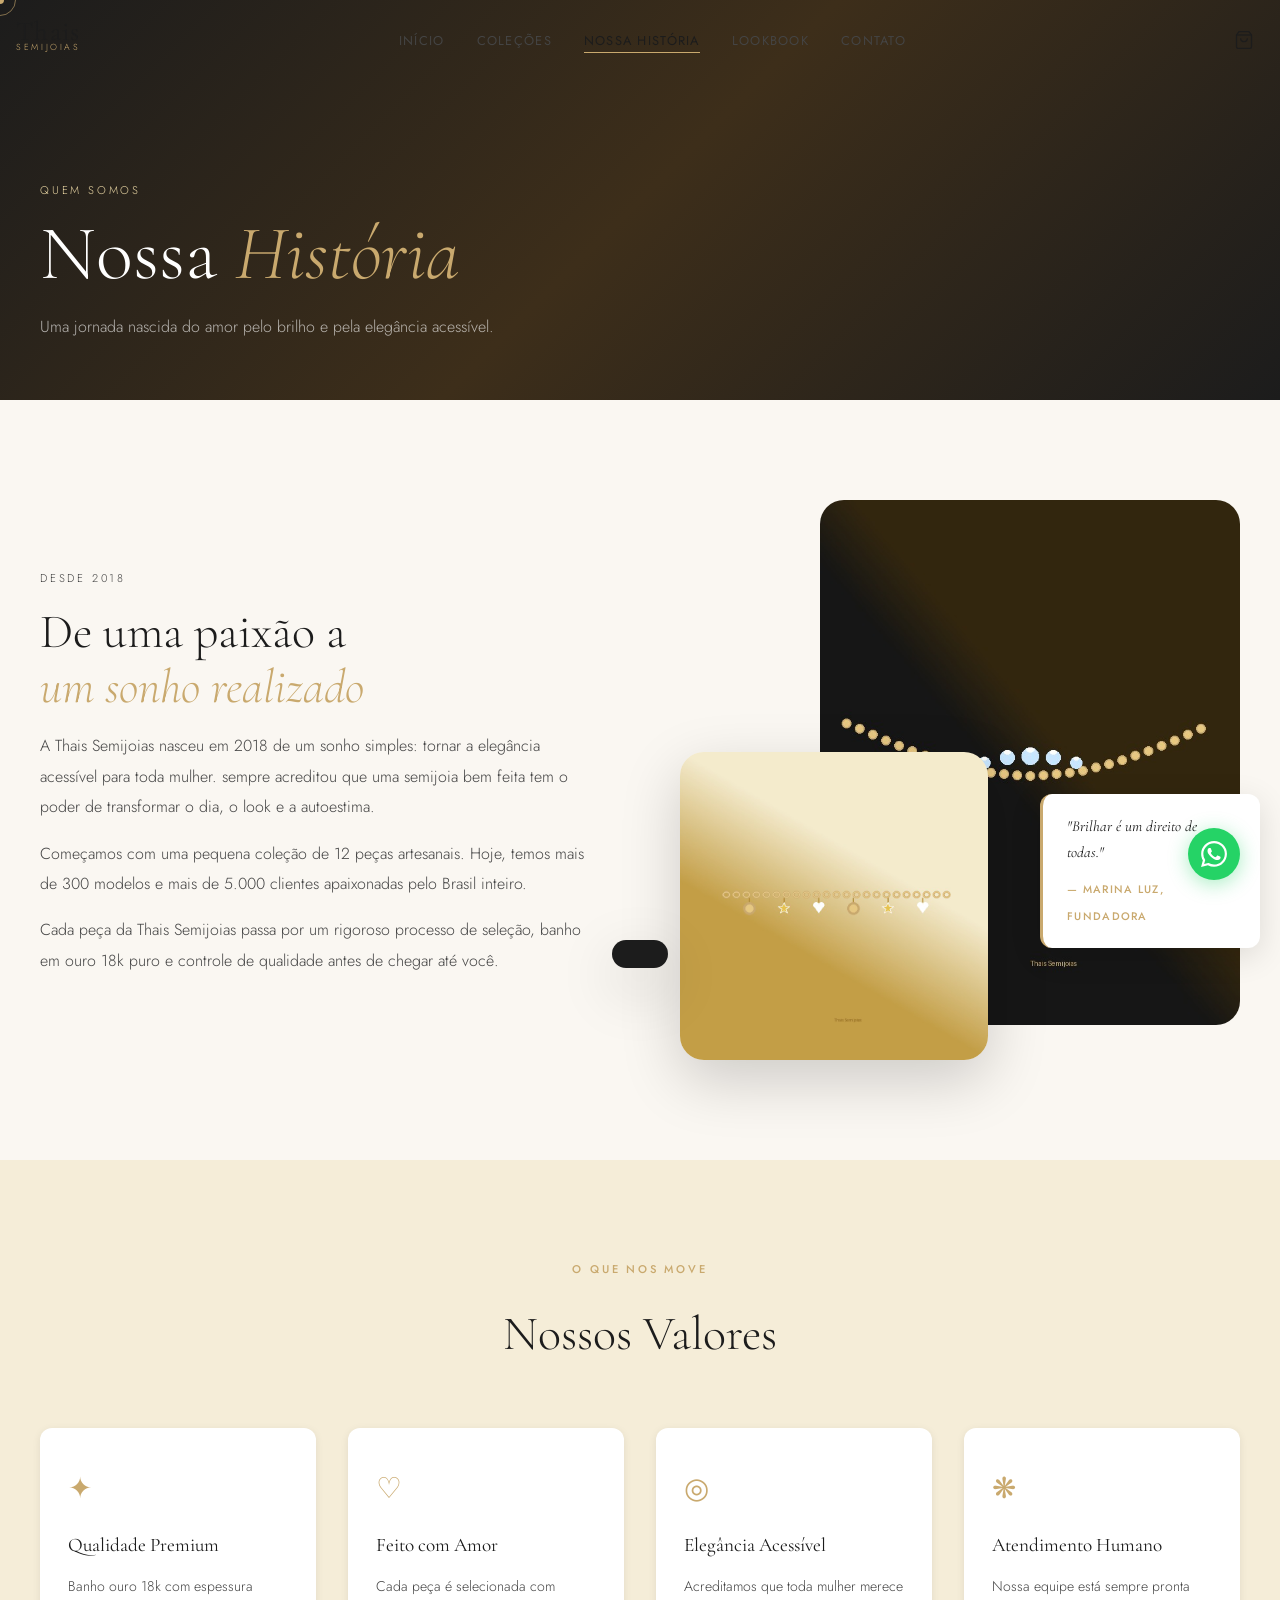
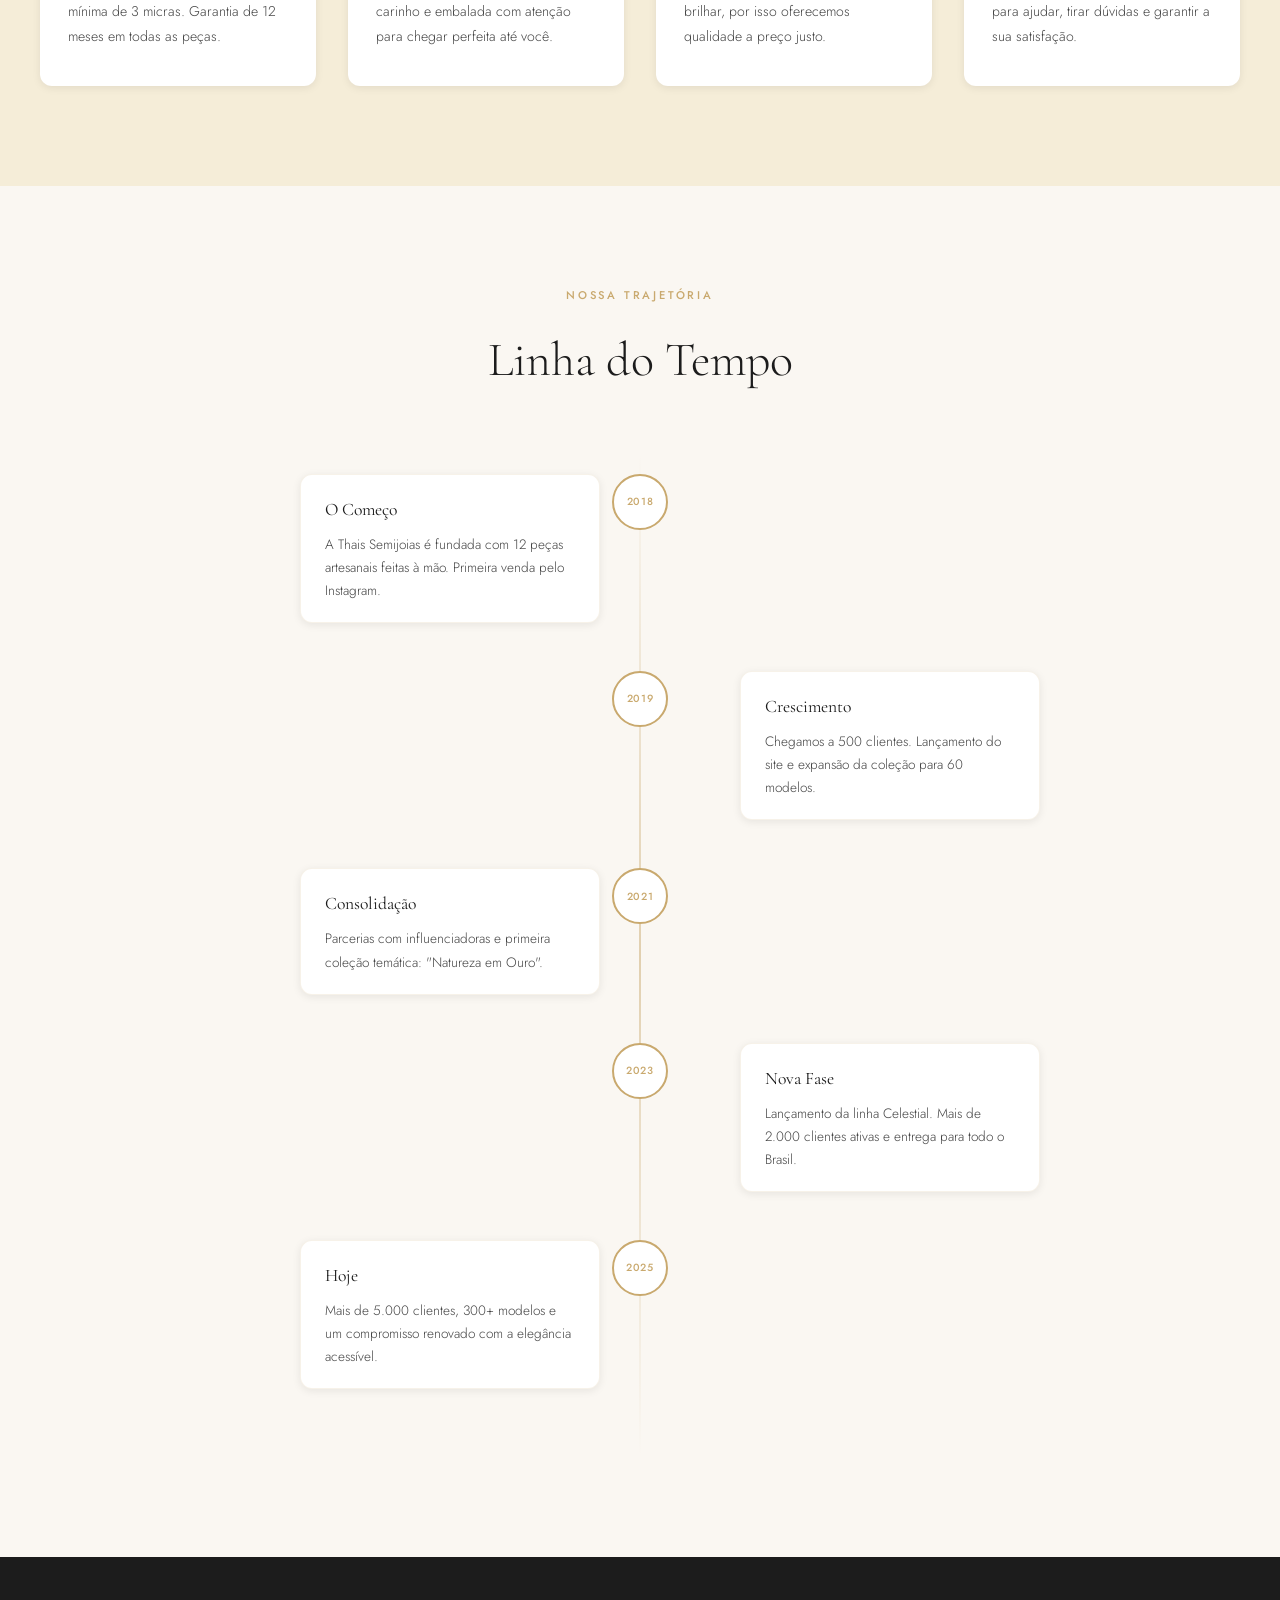
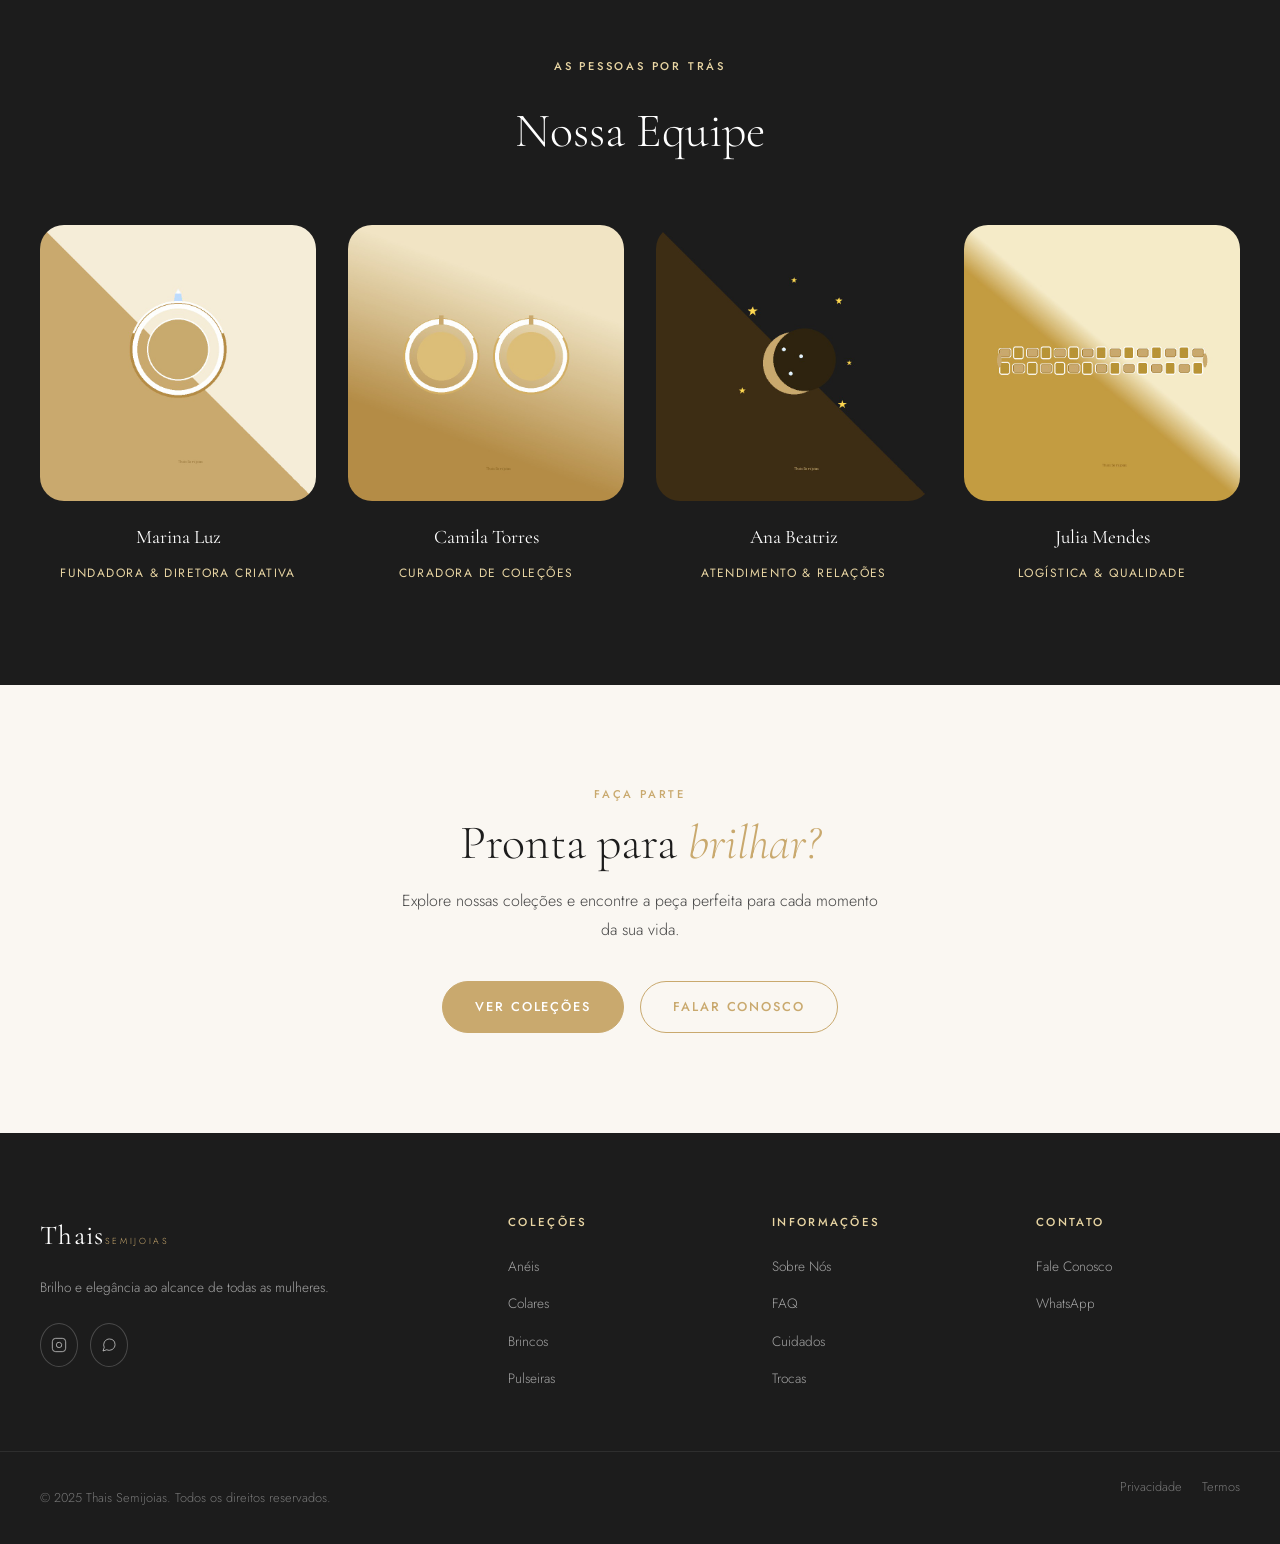
<file: sobre.html>
<!DOCTYPE html>
<html lang="pt-BR">
<head>
  <meta charset="UTF-8" />
  <meta name="viewport" content="width=device-width, initial-scale=1.0" />
  <title>Nossa História | Thais Semijoias</title>
  <link rel="preconnect" href="https://fonts.googleapis.com" />
  <link rel="preconnect" href="https://fonts.gstatic.com" crossorigin />
  <link href="https://fonts.googleapis.com/css2?family=Cormorant+Garamond:ital,wght@0,300;0,400;0,600;1,300;1,400&family=Jost:wght@300;400;500&display=swap" rel="stylesheet" />
  <link rel="stylesheet" href="css/style.css" />
  <link rel="stylesheet" href="css/animations.css" />
  <link rel="stylesheet" href="css/pages.css" />
  <link rel="stylesheet" href="css/mobile.css" />
</head>
<body>
  <div id="cursor"></div>
  <div id="cursor-follower"></div>

  <header id="header">
    <div class="header-inner">
      <div class="header-logo">
        <a href="index.html"><span class="logo-text">Thais</span><span class="logo-sub">Semijoias</span></a>
      </div>
      <nav class="header-nav">
        <ul>
          <li><a href="index.html" class="nav-link">Início</a></li>
          <li><a href="colecoes.html" class="nav-link">Coleções</a></li>
          <li><a href="sobre.html" class="nav-link active">Nossa História</a></li>
          <li><a href="lookbook.html" class="nav-link">Lookbook</a></li>
          <li><a href="contato.html" class="nav-link">Contato</a></li>
        </ul>
      </nav>
      <div class="header-actions">
        <a href="carrinho.html" class="icon-btn cart-btn" aria-label="Carrinho">
          <svg viewBox="0 0 24 24" fill="none" stroke="currentColor" stroke-width="1.5"><path d="M6 2L3 6v14a2 2 0 0 0 2 2h14a2 2 0 0 0 2-2V6l-3-4z"/><line x1="3" y1="6" x2="21" y2="6"/><path d="M16 10a4 4 0 0 1-8 0"/></svg>
          <span class="cart-count" id="cart-count">0</span>
        </a>
        <button class="menu-toggle" id="menu-toggle"><span></span><span></span><span></span></button>
      </div>
    </div>
  </header>

  <div class="mobile-menu" id="mobile-menu">
    <ul>
      <li><a href="index.html">Início</a></li>
      <li><a href="colecoes.html">Coleções</a></li>
      <li><a href="sobre.html">Nossa História</a></li>
      <li><a href="lookbook.html">Lookbook</a></li>
      <li><a href="contato.html">Contato</a></li>
    </ul>
  </div>

  <main>
    <section class="page-hero">
      <div class="page-hero-bg"></div>
      <div class="page-hero-content">
        <p class="section-eyebrow light">Quem somos</p>
        <h1>Nossa <em>História</em></h1>
        <p>Uma jornada nascida do amor pelo brilho e pela elegância acessível.</p>
      </div>
    </section>

    <!-- INTRO -->
    <section class="about-intro section">
      <div class="container about-intro-grid">
        <div class="about-intro-text reveal-left">
          <p class="section-eyebrow">Desde 2018</p>
          <h2 class="section-title">De uma paixão a<br /><em>um sonho realizado</em></h2>
          <p>A Thais Semijoias nasceu em 2018 de um sonho simples: tornar a elegância acessível para toda mulher. sempre acreditou que uma semijoia bem feita tem o poder de transformar o dia, o look e a autoestima.</p>
          <p>Começamos com uma pequena coleção de 12 peças artesanais. Hoje, temos mais de 300 modelos e mais de 5.000 clientes apaixonadas pelo Brasil inteiro.</p>
          <p>Cada peça da Thais Semijoias passa por um rigoroso processo de seleção, banho em ouro 18k puro e controle de qualidade antes de chegar até você.</p>
        </div>
        <div class="about-intro-visual reveal-right">
          <div class="about-img-stack">
            <div class="about-img about-img-1"></div>
            <div class="about-img about-img-2"></div>
            <div class="about-quote">
              <p>"Brilhar é um direito de todas."</p>
              <span>— Marina Luz, Fundadora</span>
            </div>
          </div>
        </div>
      </div>
    </section>

    <!-- VALORES -->
    <section class="values section" style="background: var(--champagne);">
      <div class="container">
        <div class="section-header centered">
          <p class="section-eyebrow">O que nos move</p>
          <h2 class="section-title">Nossos Valores</h2>
        </div>
        <div class="values-grid">
          <div class="value-card reveal-up">
            <div class="value-icon">✦</div>
            <h3>Qualidade Premium</h3>
            <p>Banho ouro 18k com espessura mínima de 3 micras. Garantia de 12 meses em todas as peças.</p>
          </div>
          <div class="value-card reveal-up delay-1">
            <div class="value-icon">♡</div>
            <h3>Feito com Amor</h3>
            <p>Cada peça é selecionada com carinho e embalada com atenção para chegar perfeita até você.</p>
          </div>
          <div class="value-card reveal-up delay-2">
            <div class="value-icon">◎</div>
            <h3>Elegância Acessível</h3>
            <p>Acreditamos que toda mulher merece brilhar, por isso oferecemos qualidade a preço justo.</p>
          </div>
          <div class="value-card reveal-up delay-3">
            <div class="value-icon">❋</div>
            <h3>Atendimento Humano</h3>
            <p>Nossa equipe está sempre pronta para ajudar, tirar dúvidas e garantir a sua satisfação.</p>
          </div>
        </div>
      </div>
    </section>

    <!-- TIMELINE -->
    <section class="timeline-section section">
      <div class="container">
        <div class="section-header centered">
          <p class="section-eyebrow">Nossa trajetória</p>
          <h2 class="section-title">Linha do Tempo</h2>
        </div>
        <div class="timeline">
          <div class="timeline-item reveal-left">
            <div class="timeline-marker"><span>2018</span></div>
            <div class="timeline-content">
              <h4>O Começo</h4>
              <p>A Thais Semijoias é fundada com 12 peças artesanais feitas à mão. Primeira venda pelo Instagram.</p>
            </div>
          </div>
          <div class="timeline-item right reveal-right">
            <div class="timeline-marker"><span>2019</span></div>
            <div class="timeline-content">
              <h4>Crescimento</h4>
              <p>Chegamos a 500 clientes. Lançamento do site e expansão da coleção para 60 modelos.</p>
            </div>
          </div>
          <div class="timeline-item reveal-left">
            <div class="timeline-marker"><span>2021</span></div>
            <div class="timeline-content">
              <h4>Consolidação</h4>
              <p>Parcerias com influenciadoras e primeira coleção temática: "Natureza em Ouro".</p>
            </div>
          </div>
          <div class="timeline-item right reveal-right">
            <div class="timeline-marker"><span>2023</span></div>
            <div class="timeline-content">
              <h4>Nova Fase</h4>
              <p>Lançamento da linha Celestial. Mais de 2.000 clientes ativas e entrega para todo o Brasil.</p>
            </div>
          </div>
          <div class="timeline-item reveal-left">
            <div class="timeline-marker"><span>2025</span></div>
            <div class="timeline-content">
              <h4>Hoje</h4>
              <p>Mais de 5.000 clientes, 300+ modelos e um compromisso renovado com a elegância acessível.</p>
            </div>
          </div>
        </div>
      </div>
    </section>

    <!-- EQUIPE -->
    <section class="team-section section" style="background: var(--charcoal);">
      <div class="container">
        <div class="section-header centered">
          <p class="section-eyebrow" style="color:var(--gold-light)">As pessoas por trás</p>
          <h2 class="section-title" style="color:var(--white)">Nossa Equipe</h2>
        </div>
        <div class="team-grid">
          <div class="team-card reveal-up">
            <div class="team-photo team-photo-1"></div>
            <h4>Marina Luz</h4>
            <span>Fundadora & Diretora Criativa</span>
          </div>
          <div class="team-card reveal-up delay-1">
            <div class="team-photo team-photo-2"></div>
            <h4>Camila Torres</h4>
            <span>Curadora de Coleções</span>
          </div>
          <div class="team-card reveal-up delay-2">
            <div class="team-photo team-photo-3"></div>
            <h4>Ana Beatriz</h4>
            <span>Atendimento & Relações</span>
          </div>
          <div class="team-card reveal-up delay-3">
            <div class="team-photo team-photo-4"></div>
            <h4>Julia Mendes</h4>
            <span>Logística & Qualidade</span>
          </div>
        </div>
      </div>
    </section>

    <!-- CTA FINAL -->
    <section class="about-cta section" style="text-align:center;">
      <div class="container">
        <p class="section-eyebrow">Faça parte</p>
        <h2 class="section-title">Pronta para <em>brilhar?</em></h2>
        <p style="color:var(--charcoal-3);max-width:480px;margin:0 auto 36px;font-weight:300;line-height:1.8;">
          Explore nossas coleções e encontre a peça perfeita para cada momento da sua vida.
        </p>
        <div style="display:flex;gap:16px;justify-content:center;flex-wrap:wrap;">
          <a href="colecoes.html" class="btn btn-primary">Ver Coleções</a>
          <a href="contato.html" class="btn btn-outline">Falar Conosco</a>
        </div>
      </div>
    </section>
  </main>

  <footer class="footer">
    <div class="footer-top">
      <div class="container footer-grid">
        <div class="footer-brand">
          <div class="footer-logo"><span class="logo-text">Thais</span><span class="logo-sub">Semijoias</span></div>
          <p>Brilho e elegância ao alcance de todas as mulheres.</p>
          <div class="footer-socials">
            <a href="#" class="social-link" aria-label="Instagram">
              <svg viewBox="0 0 24 24" fill="none" stroke="currentColor" stroke-width="1.5"><rect x="2" y="2" width="20" height="20" rx="5"/><path d="M16 11.37A4 4 0 1 1 12.63 8 4 4 0 0 1 16 11.37z"/><line x1="17.5" y1="6.5" x2="17.51" y2="6.5"/></svg>
            </a>
            <a href="#" class="social-link" aria-label="WhatsApp">
              <svg viewBox="0 0 24 24" fill="none" stroke="currentColor" stroke-width="1.5"><path d="M21 11.5a8.38 8.38 0 0 1-.9 3.8 8.5 8.5 0 0 1-7.6 4.7 8.38 8.38 0 0 1-3.8-.9L3 21l1.9-5.7a8.38 8.38 0 0 1-.9-3.8 8.5 8.5 0 0 1 4.7-7.6 8.38 8.38 0 0 1 3.8-.9h.5a8.48 8.48 0 0 1 8 8v.5z"/></svg>
            </a>
          </div>
        </div>
        <div class="footer-col">
          <h4>Coleções</h4>
          <ul>
            <li><a href="colecoes.html#aneis">Anéis</a></li>
            <li><a href="colecoes.html#colares">Colares</a></li>
            <li><a href="colecoes.html#brincos">Brincos</a></li>
            <li><a href="colecoes.html#pulseiras">Pulseiras</a></li>
          </ul>
        </div>
        <div class="footer-col">
          <h4>Informações</h4>
          <ul>
            <li><a href="sobre.html">Sobre Nós</a></li>
            <li><a href="faq.html">FAQ</a></li>
            <li><a href="cuidados.html">Cuidados</a></li>
            <li><a href="trocas.html">Trocas</a></li>
          </ul>
        </div>
        <div class="footer-col">
          <h4>Contato</h4>
          <ul>
            <li><a href="contato.html">Fale Conosco</a></li>
            <li><a href="https://wa.me/5542998120596" target="_blank">WhatsApp</a></li>
          </ul>
        </div>
      </div>
    </div>
    <div class="footer-bottom">
      <div class="container footer-bottom-inner">
        <p>© 2025 Thais Semijoias. Todos os direitos reservados.</p>
        <div class="footer-legal">
          <a href="privacidade.html">Privacidade</a>
          <a href="termos.html">Termos</a>
        </div>
      </div>
    </div>
  </footer>

  <button class="back-to-top" id="back-to-top">↑</button>
  <a href="https://wa.me/5542998120596" class="whatsapp-float" target="_blank">
    <svg viewBox="0 0 24 24" fill="currentColor"><path d="M17.472 14.382c-.297-.149-1.758-.867-2.03-.967-.273-.099-.471-.148-.67.15-.197.297-.767.966-.94 1.164-.173.199-.347.223-.644.075-.297-.15-1.255-.463-2.39-1.475-.883-.788-1.48-1.761-1.653-2.059-.173-.297-.018-.458.13-.606.134-.133.298-.347.446-.52.149-.174.198-.298.298-.497.099-.198.05-.371-.025-.52-.075-.149-.669-1.612-.916-2.207-.242-.579-.487-.5-.669-.51-.173-.008-.371-.01-.57-.01-.198 0-.52.074-.792.372-.272.297-1.04 1.016-1.04 2.479 0 1.462 1.065 2.875 1.213 3.074.149.198 2.096 3.2 5.077 4.487.709.306 1.262.489 1.694.625.712.227 1.36.195 1.871.118.571-.085 1.758-.719 2.006-1.413.248-.694.248-1.289.173-1.413-.074-.124-.272-.198-.57-.347m-5.421 7.403h-.004a9.87 9.87 0 0 1-5.031-1.378l-.361-.214-3.741.982.998-3.648-.235-.374a9.86 9.86 0 0 1-1.51-5.26c.001-5.45 4.436-9.884 9.888-9.884 2.64 0 5.122 1.03 6.988 2.898a9.825 9.825 0 0 1 2.893 6.994c-.003 5.45-4.437 9.884-9.885 9.884m8.413-18.297A11.815 11.815 0 0 0 12.05 0C5.495 0 .16 5.335.157 11.892c0 2.096.547 4.142 1.588 5.945L.057 24l6.305-1.654a11.882 11.882 0 0 0 5.683 1.448h.005c6.554 0 11.89-5.335 11.893-11.893a11.821 11.821 0 0 0-3.48-8.413z"/></svg>
  </a>
  <div class="toast" id="toast"></div>

  <script src="js/main.js"></script>
  <script src="js/cart.js"></script>
</body>
</html>
</file>
<file: css/style.css>
/* =========================================================
   LUMIÈRE SEMIJOIAS — CSS PRINCIPAL
   Design: Luxury Editorial | Paleta Champagne & Carvão
   ========================================================= */

/* ---- VARIÁVEIS ---- */
:root {
  --gold:        #C9A96E;
  --gold-light:  #E8D5A3;
  --gold-dark:   #9E7A3F;
  --champagne:   #F5EDD8;
  --cream:       #FAF7F2;
  --charcoal:    #1C1C1C;
  --charcoal-2:  #2E2E2E;
  --charcoal-3:  #444444;
  --warm-gray:   #8A8178;
  --white:       #FFFFFF;

  --font-display: 'Cormorant Garamond', Georgia, serif;
  --font-body:    'Jost', 'Helvetica Neue', sans-serif;

  --radius-sm:   6px;
  --radius-md:   12px;
  --radius-lg:   24px;
  --radius-full: 999px;

  --shadow-sm:   0 2px 8px rgba(0,0,0,0.08);
  --shadow-md:   0 8px 32px rgba(0,0,0,0.12);
  --shadow-lg:   0 20px 60px rgba(0,0,0,0.18);

  --transition:  0.3s cubic-bezier(0.25, 0.46, 0.45, 0.94);
  --transition-slow: 0.6s cubic-bezier(0.25, 0.46, 0.45, 0.94);

  --header-h:    80px;
  --container:   1320px;
  --section-gap: 100px;
}

/* ---- RESET & BASE ---- */
*, *::before, *::after { box-sizing: border-box; margin: 0; padding: 0; }
html { font-size: 16px; scroll-behavior: smooth; }
body {
  font-family: var(--font-body);
  background: var(--cream);
  color: var(--charcoal);
  line-height: 1.7;
  overflow-x: hidden;
}
body.no-scroll { overflow: hidden; }
img { display: block; max-width: 100%; }
a { text-decoration: none; color: inherit; }
button { cursor: pointer; border: none; background: none; font: inherit; }
input, textarea, select { font: inherit; }
ul { list-style: none; }

/* ---- CURSOR ---- */
#cursor {
  position: fixed; top: 0; left: 0;
  width: 8px; height: 8px;
  background: var(--gold);
  border-radius: 50%;
  pointer-events: none;
  z-index: 9999;
  transform: translate(-50%, -50%);
  transition: transform 0.1s, background 0.2s;
}
#cursor-follower {
  position: fixed; top: 0; left: 0;
  width: 32px; height: 32px;
  border: 1.5px solid var(--gold);
  border-radius: 50%;
  pointer-events: none;
  z-index: 9998;
  transform: translate(-50%, -50%);
  transition: transform 0.25s ease-out, border-color 0.2s;
  opacity: 0.6;
}
body:hover #cursor, body:hover #cursor-follower { opacity: 1; }

/* ---- LOADER ---- */
#loader {
  position: fixed; inset: 0;
  background: var(--charcoal);
  z-index: 10000;
  display: flex; flex-direction: column;
  align-items: center; justify-content: center;
  gap: 20px;
  transition: opacity 0.6s ease, visibility 0.6s ease;
}
#loader.hidden { opacity: 0; visibility: hidden; }
.loader-logo {
  display: flex; gap: 4px;
}
.loader-logo span {
  font-family: var(--font-display);
  font-size: 2.5rem;
  font-weight: 300;
  color: var(--gold);
  letter-spacing: 0.3em;
  opacity: 0;
  animation: loaderChar 0.05s forwards;
}
.loader-logo span:nth-child(1){ animation-delay:0.1s }
.loader-logo span:nth-child(2){ animation-delay:0.15s }
.loader-logo span:nth-child(3){ animation-delay:0.2s }
.loader-logo span:nth-child(4){ animation-delay:0.25s }
.loader-logo span:nth-child(5){ animation-delay:0.3s }
.loader-logo span:nth-child(6){ animation-delay:0.35s }
.loader-logo span:nth-child(7){ animation-delay:0.4s }
@keyframes loaderChar { to { opacity:1; } }
.loader-line {
  width: 0; height: 1px;
  background: var(--gold);
  animation: loaderLine 0.8s 0.5s forwards ease-out;
}
@keyframes loaderLine { to { width: 160px; } }

/* ---- CONTAINER ---- */
.container { max-width: var(--container); margin: 0 auto; padding: 0 40px; }
.section { padding: var(--section-gap) 0; }

/* ---- HEADER ---- */
#header {
  position: fixed; top: 0; left: 0; right: 0;
  height: var(--header-h);
  z-index: 1000;
  transition: background var(--transition), box-shadow var(--transition);
}
#header.scrolled {
  background: rgba(250, 247, 242, 0.97);
  backdrop-filter: blur(12px);
  box-shadow: 0 2px 20px rgba(0,0,0,0.08);
}
.header-inner {
  max-width: var(--container);
  margin: 0 auto;
  padding: 0 40px;
  height: 100%;
  display: flex; align-items: center; justify-content: space-between;
  gap: 20px;
}
.header-logo a {
  display: flex; flex-direction: column; line-height: 1;
}
.logo-text {
  font-family: var(--font-display);
  font-size: 1.7rem;
  font-weight: 400;
  color: var(--charcoal);
  letter-spacing: 0.05em;
}
.logo-sub {
  font-family: var(--font-body);
  font-size: 0.55rem;
  font-weight: 300;
  letter-spacing: 0.3em;
  text-transform: uppercase;
  color: var(--gold);
  margin-top: -2px;
}
.header-nav ul { display: flex; gap: 32px; }
.nav-link {
  font-size: 0.8rem;
  font-weight: 400;
  letter-spacing: 0.1em;
  text-transform: uppercase;
  color: var(--charcoal-3);
  position: relative;
  transition: color var(--transition);
}
.nav-link::after {
  content: '';
  position: absolute; bottom: -3px; left: 0; right: 0;
  height: 1px; background: var(--gold);
  transform: scaleX(0); transform-origin: right;
  transition: transform var(--transition);
}
.nav-link:hover, .nav-link.active { color: var(--charcoal); }
.nav-link:hover::after, .nav-link.active::after {
  transform: scaleX(1); transform-origin: left;
}
/* DROPDOWN */
.has-dropdown { position: relative; }
.has-dropdown .arrow { font-size: 0.6rem; transition: transform var(--transition); }
.has-dropdown:hover .arrow { transform: rotate(180deg); }
.dropdown {
  position: absolute; top: calc(100% + 12px); left: -16px;
  background: var(--white);
  min-width: 180px;
  padding: 8px 0;
  border-radius: var(--radius-sm);
  box-shadow: var(--shadow-md);
  border: 1px solid rgba(201,169,110,0.15);
  opacity: 0; visibility: hidden;
  transform: translateY(-8px);
  transition: all var(--transition);
  z-index: 100;
}
.has-dropdown:hover .dropdown {
  opacity: 1; visibility: visible; transform: translateY(0);
}
.dropdown li a {
  display: block;
  padding: 8px 20px;
  font-size: 0.82rem;
  color: var(--charcoal-3);
  transition: color var(--transition), background var(--transition);
}
.dropdown li a:hover { color: var(--gold); background: var(--champagne); }

.header-actions { display: flex; align-items: center; gap: 12px; }
.icon-btn {
  width: 40px; height: 40px;
  display: flex; align-items: center; justify-content: center;
  border-radius: 50%;
  transition: background var(--transition), color var(--transition);
  position: relative;
  color: var(--charcoal);
}
.icon-btn svg { width: 20px; height: 20px; }
.icon-btn:hover { background: var(--champagne); color: var(--gold); }
.cart-btn { position: relative; }
.cart-count {
  position: absolute; top: 2px; right: 2px;
  width: 16px; height: 16px;
  background: var(--gold);
  color: var(--white);
  font-size: 0.62rem;
  font-weight: 500;
  border-radius: 50%;
  display: flex; align-items: center; justify-content: center;
  opacity: 0; transition: opacity var(--transition);
}
.cart-count.visible { opacity: 1; }
.menu-toggle {
  display: none;
  flex-direction: column; gap: 5px;
  width: 28px; padding: 4px 0;
}
.menu-toggle span {
  display: block; height: 1.5px;
  background: var(--charcoal);
  transition: all var(--transition);
}
.menu-toggle.open span:nth-child(1){ transform: rotate(45deg) translate(5px,5px); }
.menu-toggle.open span:nth-child(2){ opacity: 0; }
.menu-toggle.open span:nth-child(3){ transform: rotate(-45deg) translate(5px,-5px); }

/* SEARCH BAR */
.search-bar {
  position: absolute; top: 100%; left: 0; right: 0;
  background: var(--white);
  padding: 16px 40px;
  display: flex; align-items: center; gap: 12px;
  box-shadow: var(--shadow-md);
  transform: translateY(-10px);
  opacity: 0; visibility: hidden;
  transition: all var(--transition);
  z-index: 99;
}
.search-bar.open { opacity: 1; visibility: visible; transform: translateY(0); }
.search-bar input {
  flex: 1; border: none; outline: none;
  font-size: 1rem; background: transparent;
  color: var(--charcoal);
}
.search-bar input::placeholder { color: var(--warm-gray); }
#search-close {
  font-size: 1.1rem; color: var(--warm-gray);
  transition: color var(--transition);
}
#search-close:hover { color: var(--charcoal); }

/* MOBILE MENU */
.mobile-menu {
  position: fixed; top: var(--header-h); left: 0; right: 0; bottom: 0;
  background: var(--white);
  z-index: 999;
  padding: 40px;
  transform: translateX(100%);
  transition: transform var(--transition-slow);
}
.mobile-menu.open { transform: translateX(0); }
.mobile-menu ul { display: flex; flex-direction: column; gap: 24px; }
.mobile-menu a {
  font-family: var(--font-display);
  font-size: 2rem;
  font-weight: 300;
  color: var(--charcoal);
  letter-spacing: 0.05em;
  transition: color var(--transition);
}
.mobile-menu a:hover { color: var(--gold); }

/* ---- BOTÕES ---- */
.btn {
  display: inline-flex; align-items: center; justify-content: center;
  gap: 8px;
  padding: 14px 32px;
  font-family: var(--font-body);
  font-size: 0.8rem;
  font-weight: 500;
  letter-spacing: 0.15em;
  text-transform: uppercase;
  border-radius: var(--radius-full);
  transition: all var(--transition);
  cursor: pointer;
  white-space: nowrap;
}
.btn-primary {
  background: var(--gold);
  color: var(--white);
  border: 1.5px solid var(--gold);
}
.btn-primary:hover {
  background: var(--gold-dark);
  border-color: var(--gold-dark);
  transform: translateY(-2px);
  box-shadow: 0 8px 24px rgba(201,169,110,0.35);
}
.btn-ghost {
  background: transparent;
  color: var(--charcoal);
  border: 1.5px solid var(--charcoal);
}
.btn-ghost:hover {
  background: var(--charcoal);
  color: var(--white);
  transform: translateY(-2px);
}
.btn-outline {
  background: transparent;
  color: var(--gold);
  border: 1.5px solid var(--gold);
}
.btn-outline:hover {
  background: var(--gold);
  color: var(--white);
  transform: translateY(-2px);
  box-shadow: 0 8px 24px rgba(201,169,110,0.35);
}
.btn-light {
  background: var(--white);
  color: var(--charcoal);
  border: 1.5px solid var(--white);
}
.btn-light:hover {
  background: var(--champagne);
  border-color: var(--champagne);
  transform: translateY(-2px);
}
.btn-full { width: 100%; }

/* ---- TYPOGRAPHY HELPERS ---- */
.section-eyebrow {
  font-size: 0.7rem;
  font-weight: 500;
  letter-spacing: 0.25em;
  text-transform: uppercase;
  color: var(--gold);
  margin-bottom: 12px;
}
.section-eyebrow.light { color: var(--gold-light); }
.section-title {
  font-family: var(--font-display);
  font-size: clamp(2rem, 4vw, 3rem);
  font-weight: 300;
  line-height: 1.15;
  color: var(--charcoal);
  margin-bottom: 16px;
}
.section-title em { font-style: italic; color: var(--gold); }
.section-link {
  font-size: 0.8rem;
  font-weight: 500;
  letter-spacing: 0.1em;
  color: var(--gold);
  text-transform: uppercase;
  transition: letter-spacing var(--transition);
}
.section-link:hover { letter-spacing: 0.18em; }
.section-header {
  display: flex; align-items: flex-end; justify-content: space-between;
  margin-bottom: 50px;
  flex-wrap: wrap; gap: 16px;
}
.section-header.centered {
  flex-direction: column; align-items: center; text-align: center;
}

/* ---- HERO ---- */
.hero {
  min-height: 100svh;
  display: flex; align-items: center;
  position: relative;
  overflow: hidden;
  padding: calc(var(--header-h) + 40px) 40px 80px;
}
.hero-bg {
  position: absolute; inset: 0;
  background: linear-gradient(135deg, var(--cream) 0%, var(--champagne) 50%, #EDE0C4 100%);
  background-image: url('assets/img/produtos/produto-12.jpg');
  background-size: cover;
  background-position: center right;
}
.hero-grain {
  position: absolute; inset: 0;
  background-image: url("data:image/svg+xml,%3Csvg viewBox='0 0 256 256' xmlns='http://www.w3.org/2000/svg'%3E%3Cfilter id='noise'%3E%3CfeTurbulence type='fractalNoise' baseFrequency='0.9' numOctaves='4' stitchTiles='stitch'/%3E%3C/filter%3E%3Crect width='100%25' height='100%25' filter='url(%23noise)' opacity='0.04'/%3E%3C/svg%3E");
  background-color: rgba(237, 224, 196, 0.65);
  opacity: 1;
}
.hero-glow {
  position: absolute; border-radius: 50%;
  filter: blur(80px); pointer-events: none;
}
.hero-glow.glow-1 {
  width: 600px; height: 600px;
  background: radial-gradient(circle, rgba(201,169,110,0.18) 0%, transparent 70%);
  top: -100px; right: -100px;
}
.hero-glow.glow-2 {
  width: 400px; height: 400px;
  background: radial-gradient(circle, rgba(201,169,110,0.12) 0%, transparent 70%);
  bottom: 0; left: 20%;
}
.hero-content {
  position: relative; z-index: 2;
  max-width: 700px;
}
.hero-title {
  font-family: var(--font-display);
  font-size: clamp(3rem, 7vw, 6rem);
  font-weight: 300;
  line-height: 1.05;
  color: var(--charcoal);
  margin-bottom: 24px;
}
.hero-title em { font-style: italic; color: var(--gold); }
.hero-subtitle {
  font-size: 1rem;
  font-weight: 300;
  color: var(--charcoal-3);
  max-width: 480px;
  margin-bottom: 40px;
  line-height: 1.8;
}
.hero-actions { display: flex; gap: 16px; flex-wrap: wrap; }
.hero-ornament {
  position: absolute; right: 8%; top: 50%;
  transform: translateY(-50%);
  pointer-events: none;
}
.orb {
  border-radius: 50%; position: absolute;
  border: 1px solid rgba(201,169,110,0.3);
}
.orb-1 { width:480px; height:480px; top:50%; left:50%; transform:translate(-50%,-50%); }
.orb-2 { width:340px; height:340px; top:50%; left:50%; transform:translate(-50%,-50%); }
.orb-3 { width:200px; height:200px; top:50%; left:50%; transform:translate(-50%,-50%); background:radial-gradient(circle, rgba(201,169,110,0.08) 0%, transparent 70%); }
.scroll-hint {
  position: absolute; bottom: 40px; left: 50%;
  transform: translateX(-50%);
  display: flex; flex-direction: column; align-items: center; gap: 10px;
  font-size: 0.7rem; letter-spacing: 0.2em; text-transform: uppercase;
  color: var(--warm-gray);
}
.scroll-line {
  width: 1px; height: 40px;
  background: linear-gradient(to bottom, var(--gold), transparent);
  animation: scrollPulse 2s infinite;
}
@keyframes scrollPulse { 0%,100%{opacity:0.3;transform:scaleY(1)} 50%{opacity:1;transform:scaleY(1.2)} }

/* ---- HIGHLIGHTS BAR ---- */
.highlights-bar {
  background: var(--charcoal);
  padding: 20px 40px;
}
.highlights-inner {
  max-width: var(--container);
  margin: 0 auto;
  display: flex; align-items: center; justify-content: center;
  gap: 24px; flex-wrap: wrap;
}
.highlight-item {
  display: flex; align-items: center; gap: 10px;
  color: var(--gold-light);
  font-size: 0.78rem;
  font-weight: 300;
  letter-spacing: 0.08em;
}
.highlight-item svg { width: 18px; height: 18px; color: var(--gold); flex-shrink: 0; }
.highlight-sep { color: var(--gold-dark); font-size: 0.5rem; }

/* ---- CATEGORIES ---- */
.categories-grid {
  display: grid;
  grid-template-columns: 2fr 1fr 1fr 1fr;
  grid-template-rows: auto auto;
  gap: 16px;
}
.cat-card {
  position: relative; overflow: hidden;
  border-radius: var(--radius-md);
  aspect-ratio: 3/4;
  display: block;
  transition: transform var(--transition);
}
.cat-card:hover { transform: translateY(-4px); }
.cat-card:hover .cat-img { transform: scale(1.05); }
.cat-large { grid-row: 1 / 3; aspect-ratio: unset; }
.cat-wide { grid-column: 2 / 4; aspect-ratio: 2/1; }
.cat-img {
  position: absolute; inset: 0;
  background-size: cover; background-position: center;
  transition: transform var(--transition-slow);
}
.cat-img-aneis    { background: linear-gradient(135deg, #d4a96e 0%, #c4966a 40%, #8b5e3c 100%) center/cover; background-image: url('../assets/img/produtos/produto-01.jpg'); background-size: cover; background-position: center; }
.cat-img-colares  { background: linear-gradient(135deg, #e8d5a3 0%, #c9a96e 50%, #9e7a3f 100%) center/cover; background-image: url('../assets/img/produtos/produto-02.jpg'); background-size: cover; background-position: center; }
.cat-img-brincos  { background: linear-gradient(135deg, #f0e6cc 0%, #d4aa70 50%, #a87840 100%) center/cover; background-image: url('../assets/img/produtos/produto-03.jpg'); background-size: cover; background-position: center; }
.cat-img-pulseiras{ background: linear-gradient(135deg, #ede0c4 0%, #c8a46a 50%, #8e6535 100%) center/cover; background-image: url('../assets/img/produtos/produto-04.jpg'); background-size: cover; background-position: center; }
.cat-img-conjuntos{ background: linear-gradient(135deg, #2e2e2e 0%, #444 40%, #c9a96e 100%) center/cover; background-image: url('../assets/img/produtos/produto-05.jpg'); background-size: cover; background-position: center; }
.cat-card::after {
  content: '';
  position: absolute; inset: 0;
  background: linear-gradient(to top, rgba(0,0,0,0.6) 0%, transparent 50%);
}
.cat-info {
  position: absolute; bottom: 0; left: 0; right: 0;
  padding: 24px;
  z-index: 2;
}
.cat-info h3 {
  font-family: var(--font-display);
  font-size: 1.5rem;
  font-weight: 300;
  color: var(--white);
  margin-bottom: 4px;
}
.cat-info span {
  font-size: 0.72rem;
  letter-spacing: 0.12em;
  text-transform: uppercase;
  color: var(--gold-light);
  transition: letter-spacing var(--transition);
}
.cat-card:hover .cat-info span { letter-spacing: 0.2em; }

/* ---- PRODUCTS GRID ---- */
.products-grid {
  display: grid;
  grid-template-columns: repeat(4, 1fr);
  gap: 24px;
}
.product-card {
  background: var(--white);
  border-radius: var(--radius-md);
  overflow: hidden;
  transition: box-shadow var(--transition), transform var(--transition);
  position: relative;
}
.product-card:hover {
  box-shadow: var(--shadow-md);
  transform: translateY(-4px);
}
.product-img-wrap {
  position: relative;
  aspect-ratio: 1;
  overflow: hidden;
  background: var(--champagne);
}
.product-img {
  width: 100%; height: 100%;
  object-fit: cover;
  transition: transform var(--transition-slow);
}
.product-card:hover .product-img { transform: scale(1.07); }
.product-badges {
  position: absolute; top: 12px; left: 12px;
  display: flex; flex-direction: column; gap: 4px;
}
.badge {
  display: inline-block;
  padding: 3px 10px;
  font-size: 0.62rem;
  font-weight: 500;
  letter-spacing: 0.1em;
  text-transform: uppercase;
  border-radius: var(--radius-full);
}
.badge-new  { background: var(--charcoal); color: var(--white); }
.badge-sale { background: #C0392B; color: var(--white); }
.badge-hot  { background: var(--gold); color: var(--white); }
.product-actions {
  position: absolute; bottom: 12px; right: 12px;
  display: flex; flex-direction: column; gap: 8px;
  opacity: 0; transform: translateX(12px);
  transition: all var(--transition);
}
.product-card:hover .product-actions { opacity: 1; transform: translateX(0); }
.product-action-btn {
  width: 36px; height: 36px;
  background: var(--white);
  border-radius: 50%;
  display: flex; align-items: center; justify-content: center;
  box-shadow: var(--shadow-sm);
  color: var(--charcoal);
  transition: all var(--transition);
}
.product-action-btn:hover { background: var(--gold); color: var(--white); }
.product-action-btn svg { width: 16px; height: 16px; }
.product-info { padding: 16px; }
.product-category {
  font-size: 0.65rem;
  letter-spacing: 0.15em;
  text-transform: uppercase;
  color: var(--warm-gray);
  margin-bottom: 6px;
}
.product-name {
  font-family: var(--font-display);
  font-size: 1.1rem;
  font-weight: 400;
  color: var(--charcoal);
  margin-bottom: 8px;
  line-height: 1.3;
}
.product-price-wrap { display: flex; align-items: center; gap: 8px; }
.product-price {
  font-size: 1rem;
  font-weight: 500;
  color: var(--gold-dark);
}
.product-price-old {
  font-size: 0.82rem;
  color: var(--warm-gray);
  text-decoration: line-through;
}
.product-rating {
  display: flex; align-items: center; gap: 4px;
  margin-top: 8px;
}
.stars { color: var(--gold); font-size: 0.7rem; letter-spacing: 2px; }
.rating-count { font-size: 0.7rem; color: var(--warm-gray); }
.product-add-btn {
  width: 100%; margin-top: 12px;
  padding: 10px;
  background: transparent;
  border: 1px solid var(--gold);
  color: var(--gold);
  border-radius: var(--radius-full);
  font-size: 0.75rem;
  font-weight: 500;
  letter-spacing: 0.1em;
  text-transform: uppercase;
  transition: all var(--transition);
}
.product-add-btn:hover { background: var(--gold); color: var(--white); }

/* ---- MID BANNER ---- */
.mid-banner {
  position: relative; overflow: hidden;
  padding: 120px 40px;
  text-align: center;
}
.mid-banner-bg {
  position: absolute; inset: 0;
  background: var(--charcoal);
  background-image: url('assets/img/produtos/produto-06.jpg');
  background-size: cover;
  background-position: center;
}
.mid-banner-bg::after {
  content: '';
  position: absolute; inset: 0;
  background: rgba(28, 28, 28, 0.72);
}
.mid-banner-glow {
  position: absolute; top: 50%; left: 50%;
  transform: translate(-50%, -50%);
  width: 700px; height: 700px;
  background: radial-gradient(circle, rgba(201,169,110,0.12) 0%, transparent 70%);
  border-radius: 50%;
}
.mid-banner-content {
  position: relative; z-index: 2;
  max-width: 600px; margin: 0 auto;
}
.mid-banner-content h2 {
  font-family: var(--font-display);
  font-size: clamp(2.5rem, 5vw, 4rem);
  font-weight: 300;
  color: var(--white);
  margin-bottom: 20px;
  line-height: 1.15;
}
.mid-banner-content h2 em { font-style: italic; color: var(--gold); }
.mid-banner-content p {
  color: rgba(255,255,255,0.7);
  font-size: 1rem; font-weight: 300;
  margin-bottom: 36px;
}

/* ---- SLIDER ---- */
.products-slider-wrapper { position: relative; }
.products-slider {
  display: flex; gap: 24px;
  overflow: hidden;
}
.slider-btn {
  position: absolute; top: 50%; transform: translateY(-50%);
  width: 48px; height: 48px;
  border-radius: 50%;
  background: var(--white);
  box-shadow: var(--shadow-md);
  font-size: 1.5rem; color: var(--charcoal);
  z-index: 10;
  transition: all var(--transition);
  display: flex; align-items: center; justify-content: center;
}
.slider-btn:hover { background: var(--gold); color: var(--white); }
.slider-btn.prev { left: -24px; }
.slider-btn.next { right: -24px; }
.slider-dots {
  display: flex; justify-content: center; gap: 8px;
  margin-top: 28px;
}
.dot {
  width: 6px; height: 6px;
  border-radius: 50%;
  background: var(--gold-light);
  transition: all var(--transition);
  cursor: pointer;
}
.dot.active { background: var(--gold); width: 22px; border-radius: 3px; }

/* ---- BRAND STORY ---- */
.brand-story-grid {
  display: grid; grid-template-columns: 1fr 1fr; gap: 80px;
  align-items: center;
}
.brand-img-frame {
  aspect-ratio: 4/5;
  background: var(--champagne);
  border-radius: var(--radius-lg);
  position: relative;
  overflow: hidden;
}
.brand-img-placeholder {
  width: 100%; height: 100%;
  background: linear-gradient(135deg, #e8d5a3 0%, #c9a96e 60%, #9e7a3f 100%);
  background-image: url('../assets/img/produtos/produto-11.jpg');
  background-size: cover; background-position: center;
  display: flex; align-items: flex-end; padding: 32px;
}
.brand-img-ornament {
  position: absolute; top: 32px; right: 32px;
  width: 80px; height: 80px;
  border: 1px solid rgba(255,255,255,0.4);
  border-radius: 50%;
}
.brand-stat { color: var(--white); }
.stat-number {
  display: block;
  font-family: var(--font-display);
  font-size: 3rem; font-weight: 300;
  line-height: 1;
}
.stat-label {
  font-size: 0.75rem; font-weight: 300;
  letter-spacing: 0.12em; text-transform: uppercase;
  opacity: 0.8;
}
.brand-badge {
  position: absolute; bottom: -16px; right: -16px;
  width: 90px; height: 90px;
  background: var(--gold);
  border-radius: 50%;
  display: flex; flex-direction: column;
  align-items: center; justify-content: center;
  color: var(--white);
  box-shadow: var(--shadow-md);
}
.brand-badge span { font-size: 0.6rem; letter-spacing: 0.1em; text-transform: uppercase; opacity: 0.8; }
.brand-badge strong { font-family: var(--font-display); font-size: 1.5rem; font-weight: 400; line-height: 1; }
.brand-story-text p {
  color: var(--charcoal-3); font-weight: 300;
  margin-bottom: 16px; line-height: 1.9;
}
.brand-story-text .btn { margin-top: 8px; }

/* ---- LOOKBOOK ---- */
.lookbook-grid {
  display: grid;
  grid-template-columns: repeat(3, 1fr);
  grid-template-rows: auto auto;
  gap: 16px;
}
.look-item {
  position: relative; overflow: hidden;
  border-radius: var(--radius-md);
  aspect-ratio: 1;
  cursor: pointer;
}
.look-tall { grid-row: 1 / 3; aspect-ratio: unset; }
.look-wide { grid-column: 2 / 4; aspect-ratio: 2/1; }
.look-img {
  width: 100%; height: 100%;
  background-size: cover; background-position: center;
  transition: transform var(--transition-slow);
}
.look-img-1 { background: linear-gradient(135deg, #2e2e2e 0%, #5a4a3a 50%, #c9a96e 100%); background-image: url('../assets/img/produtos/produto-07.jpg'); background-size: cover; background-position: center; }
.look-img-2 { background: linear-gradient(135deg, #e8d5a3 0%, #c9a96e 100%); background-image: url('../assets/img/produtos/produto-08.jpg'); background-size: cover; background-position: center; }
.look-img-3 { background: linear-gradient(135deg, #f0e6cc 0%, #d4aa70 100%); background-image: url('../assets/img/produtos/produto-09.jpg'); background-size: cover; background-position: center; }
.look-img-4 { background: linear-gradient(135deg, #1c1c1c 0%, #3d3d3d 50%, #c9a96e 100%); background-image: url('../assets/img/produtos/produto-10.jpg'); background-size: cover; background-position: center; }
.look-item:hover .look-img { transform: scale(1.06); }
.look-overlay {
  position: absolute; inset: 0;
  background: rgba(0,0,0,0.4);
  display: flex; align-items: center; justify-content: center;
  opacity: 0;
  transition: opacity var(--transition);
}
.look-item:hover .look-overlay { opacity: 1; }
.look-overlay span {
  color: var(--white);
  font-size: 0.75rem; font-weight: 500;
  letter-spacing: 0.2em; text-transform: uppercase;
  border-bottom: 1px solid var(--gold-light);
  padding-bottom: 4px;
}
.lookbook-cta { text-align: center; margin-top: 40px; }

/* ---- TESTIMONIALS ---- */
.testimonials { background: var(--champagne); }
.testimonials-slider {
  max-width: 700px; margin: 0 auto 32px;
  text-align: center; position: relative; overflow: hidden;
}
.testimonial-item { padding: 0 20px; display: none; }
.testimonial-item.active { display: block; animation: fadeIn 0.5s ease; }
@keyframes fadeIn { from{opacity:0;transform:translateY(10px)} to{opacity:1;transform:translateY(0)} }
.testimonial-stars { color: var(--gold); font-size: 1rem; letter-spacing: 4px; margin-bottom: 20px; }
.testimonial-text {
  font-family: var(--font-display);
  font-size: 1.4rem; font-weight: 300;
  font-style: italic;
  line-height: 1.7;
  color: var(--charcoal);
  margin-bottom: 24px;
}
.testimonial-author strong {
  display: block;
  font-family: var(--font-body);
  font-size: 0.82rem; font-weight: 500;
  letter-spacing: 0.1em; text-transform: uppercase;
  color: var(--charcoal);
}
.testimonial-author span {
  font-size: 0.75rem; color: var(--warm-gray);
}
.testimonials-dots {
  display: flex; justify-content: center; gap: 8px;
}

/* ---- NEWSLETTER ---- */
.newsletter {
  position: relative; overflow: hidden;
  padding: 100px 40px;
}
.newsletter-inner {
  position: relative;
  max-width: var(--container); margin: 0 auto;
}
.newsletter-glow {
  position: absolute; top: 50%; left: 50%;
  transform: translate(-50%, -50%);
  width: 800px; height: 400px;
  background: radial-gradient(ellipse, rgba(201,169,110,0.15) 0%, transparent 70%);
}
.newsletter-content {
  position: relative; z-index: 2;
  max-width: 600px; margin: 0 auto;
  text-align: center;
}
.newsletter-content h2 {
  font-family: var(--font-display);
  font-size: clamp(2rem, 4vw, 3rem);
  font-weight: 300;
  color: var(--charcoal);
  margin-bottom: 12px;
  line-height: 1.2;
}
.newsletter-content h2 em { font-style: italic; color: var(--gold); }
.newsletter-content > p { color: var(--charcoal-3); margin-bottom: 32px; font-weight: 300; }
.newsletter-content strong { color: var(--gold); font-weight: 500; }
.newsletter-form {
  display: flex; gap: 0;
  background: var(--white);
  border-radius: var(--radius-full);
  padding: 6px 6px 6px 24px;
  box-shadow: var(--shadow-md);
  max-width: 480px; margin: 0 auto 16px;
}
.newsletter-form input {
  flex: 1; border: none; outline: none;
  font-size: 0.9rem; background: transparent;
  color: var(--charcoal);
}
.newsletter-form input::placeholder { color: var(--warm-gray); }
.newsletter-disclaimer {
  font-size: 0.72rem; color: var(--warm-gray);
}

/* ---- FOOTER ---- */
.footer { background: var(--charcoal); color: var(--white); }
.footer-top { padding: 80px 0 60px; border-bottom: 1px solid rgba(255,255,255,0.08); }
.footer-grid {
  display: grid; grid-template-columns: 2fr 1fr 1fr 1fr; gap: 60px;
}
.footer-brand .footer-logo { margin-bottom: 16px; }
.footer-brand .logo-text { color: var(--white); }
.footer-brand p { font-size: 0.85rem; font-weight: 300; color: rgba(255,255,255,0.6); line-height: 1.8; margin-bottom: 24px; }
.footer-socials { display: flex; gap: 12px; }
.social-link {
  width: 38px; height: 38px;
  border: 1px solid rgba(255,255,255,0.2);
  border-radius: 50%;
  display: flex; align-items: center; justify-content: center;
  color: rgba(255,255,255,0.6);
  transition: all var(--transition);
}
.social-link svg { width: 16px; height: 16px; }
.social-link:hover { border-color: var(--gold); color: var(--gold); }
.footer-col h4 {
  font-family: var(--font-body);
  font-size: 0.72rem; font-weight: 500;
  letter-spacing: 0.2em; text-transform: uppercase;
  color: var(--gold-light);
  margin-bottom: 20px;
}
.footer-col ul { display: flex; flex-direction: column; gap: 10px; }
.footer-col a {
  font-size: 0.85rem; font-weight: 300;
  color: rgba(255,255,255,0.6);
  transition: color var(--transition);
}
.footer-col a:hover { color: var(--gold-light); }
.footer-payment { margin-top: 28px; }
.footer-payment p { font-size: 0.72rem; color: rgba(255,255,255,0.4); margin-bottom: 10px; text-transform: uppercase; letter-spacing: 0.1em; }
.payment-icons { display: flex; gap: 8px; flex-wrap: wrap; }
.payment-icon {
  padding: 4px 10px;
  border: 1px solid rgba(255,255,255,0.15);
  border-radius: 4px;
  font-size: 0.7rem;
  color: rgba(255,255,255,0.5);
}
.footer-bottom { padding: 24px 0; }
.footer-bottom-inner {
  display: flex; align-items: center; justify-content: space-between;
  gap: 16px; flex-wrap: wrap;
}
.footer-bottom p { font-size: 0.8rem; color: rgba(255,255,255,0.4); font-weight: 300; }
.footer-legal { display: flex; gap: 20px; }
.footer-legal a { font-size: 0.8rem; color: rgba(255,255,255,0.4); font-weight: 300; transition: color var(--transition); }
.footer-legal a:hover { color: var(--gold-light); }

/* ---- PAGE HERO ---- */
.page-hero {
  position: relative; overflow: hidden;
  min-height: 400px;
  display: flex; align-items: flex-end;
  padding: calc(var(--header-h) + 60px) 40px 60px;
}
.page-hero.page-hero-sm { min-height: 320px; }
.page-hero-bg {
  position: absolute; inset: 0;
  background: linear-gradient(135deg, var(--charcoal) 0%, #3d2e1a 50%, var(--charcoal) 100%);
}
.page-hero-content {
  position: relative; z-index: 2;
  max-width: var(--container); margin: 0 auto; width: 100%;
}
.page-hero-content h1 {
  font-family: var(--font-display);
  font-size: clamp(2.5rem, 6vw, 5rem);
  font-weight: 300;
  color: var(--white);
  line-height: 1.1; margin-bottom: 16px;
}
.page-hero-content h1 em { font-style: italic; color: var(--gold); }
.page-hero-content p { color: rgba(255,255,255,0.65); font-weight: 300; max-width: 480px; }

/* ---- CONTACT ---- */
.contact-layout {
  display: grid; grid-template-columns: 1fr 1.4fr; gap: 80px;
  align-items: start;
}
.contact-info h2 {
  font-family: var(--font-display);
  font-size: clamp(1.8rem, 3vw, 2.5rem);
  font-weight: 300; line-height: 1.2;
  margin-bottom: 16px;
}
.contact-info h2 em { font-style: italic; color: var(--gold); }
.contact-info > p { font-weight: 300; color: var(--charcoal-3); margin-bottom: 36px; line-height: 1.8; }
.contact-channels { display: flex; flex-direction: column; gap: 16px; margin-bottom: 36px; }
.contact-channel {
  display: flex; align-items: center; gap: 16px;
  padding: 16px;
  border: 1px solid rgba(201,169,110,0.2);
  border-radius: var(--radius-md);
  transition: all var(--transition);
}
.contact-channel:hover { border-color: var(--gold); background: var(--champagne); }
.channel-icon {
  width: 44px; height: 44px;
  background: var(--champagne);
  border-radius: 50%;
  display: flex; align-items: center; justify-content: center;
  color: var(--gold);
  flex-shrink: 0;
}
.channel-icon svg { width: 20px; height: 20px; }
.channel-label {
  display: block;
  font-size: 0.68rem; letter-spacing: 0.15em; text-transform: uppercase;
  color: var(--warm-gray); margin-bottom: 2px;
}
.channel-value { font-weight: 500; color: var(--charcoal); }
.contact-hours h4 {
  font-size: 0.72rem; letter-spacing: 0.15em; text-transform: uppercase;
  color: var(--warm-gray); margin-bottom: 12px;
}
.hours-grid {
  display: grid; grid-template-columns: 1fr 1fr; gap: 8px 24px;
  font-size: 0.85rem; font-weight: 300;
}
.hours-grid span:nth-child(even) { font-weight: 500; color: var(--gold-dark); }
.contact-form-wrap {
  background: var(--white);
  border-radius: var(--radius-lg);
  padding: 40px;
  box-shadow: var(--shadow-md);
}
.contact-form h3 {
  font-family: var(--font-display);
  font-size: 1.6rem; font-weight: 300;
  margin-bottom: 28px;
}
.form-row { display: grid; grid-template-columns: 1fr 1fr; gap: 16px; }
.form-group { margin-bottom: 20px; }
.form-group label {
  display: block;
  font-size: 0.72rem; font-weight: 500;
  letter-spacing: 0.12em; text-transform: uppercase;
  color: var(--warm-gray); margin-bottom: 8px;
}
.form-group input,
.form-group select,
.form-group textarea {
  width: 100%;
  padding: 12px 16px;
  border: 1px solid rgba(0,0,0,0.12);
  border-radius: var(--radius-sm);
  font-size: 0.9rem;
  color: var(--charcoal);
  background: var(--cream);
  transition: border-color var(--transition);
  resize: vertical;
}
.form-group input:focus,
.form-group select:focus,
.form-group textarea:focus {
  outline: none;
  border-color: var(--gold);
  background: var(--white);
}

/* ---- FAQ ---- */
.faq-list { max-width: 800px; margin: 0 auto; }
.faq-item {
  border-bottom: 1px solid rgba(0,0,0,0.08);
}
.faq-question {
  width: 100%;
  display: flex; align-items: center; justify-content: space-between;
  padding: 20px 0;
  font-size: 1rem; font-weight: 400;
  color: var(--charcoal);
  text-align: left;
  transition: color var(--transition);
}
.faq-question:hover { color: var(--gold); }
.faq-icon {
  width: 24px; height: 24px; flex-shrink: 0;
  border: 1px solid currentColor;
  border-radius: 50%;
  display: flex; align-items: center; justify-content: center;
  font-size: 1rem; transition: transform var(--transition);
}
.faq-item.open .faq-icon { transform: rotate(45deg); }
.faq-answer {
  overflow: hidden; max-height: 0;
  transition: max-height 0.4s ease, padding 0.3s ease;
}
.faq-answer p {
  padding-bottom: 20px;
  font-weight: 300; color: var(--charcoal-3); line-height: 1.8;
}

/* ---- UTILITIES ---- */
.back-to-top {
  position: fixed; bottom: 32px; right: 100px;
  width: 44px; height: 44px;
  background: var(--charcoal);
  color: var(--white);
  border-radius: 50%;
  display: flex; align-items: center; justify-content: center;
  font-size: 1rem;
  box-shadow: var(--shadow-md);
  opacity: 0; transform: translateY(20px);
  transition: all var(--transition);
  z-index: 900;
}
.back-to-top.visible { opacity: 1; transform: translateY(0); }
.back-to-top:hover { background: var(--gold); }
.whatsapp-float {
  position: fixed; bottom: 32px; right: 40px;
  width: 52px; height: 52px;
  background: #25D366;
  color: var(--white);
  border-radius: 50%;
  display: flex; align-items: center; justify-content: center;
  box-shadow: 0 4px 20px rgba(37,211,102,0.4);
  z-index: 900;
  transition: transform var(--transition), box-shadow var(--transition);
}
.whatsapp-float svg { width: 26px; height: 26px; }
.whatsapp-float:hover {
  transform: scale(1.1);
  box-shadow: 0 8px 30px rgba(37,211,102,0.5);
}
.toast {
  position: fixed; bottom: 32px; left: 50%; transform: translateX(-50%) translateY(100px);
  background: var(--charcoal); color: var(--white);
  padding: 14px 28px;
  border-radius: var(--radius-full);
  font-size: 0.85rem; font-weight: 400;
  box-shadow: var(--shadow-lg);
  z-index: 9000;
  transition: transform var(--transition-slow);
  white-space: nowrap;
}
.toast.show { transform: translateX(-50%) translateY(0); }

/* ---- RESPONSIVE ---- */
@media (max-width: 1024px) {
  :root { --section-gap: 70px; --container: 100%; }
  .header-nav { display: none; }
  .menu-toggle { display: flex; }
  .products-grid { grid-template-columns: repeat(3, 1fr); }
  .categories-grid { grid-template-columns: 1fr 1fr; }
  .cat-large { grid-row: auto; }
  .cat-wide { grid-column: auto; }
  .brand-story-grid { grid-template-columns: 1fr; gap: 48px; }
  .footer-grid { grid-template-columns: 1fr 1fr; gap: 40px; }
  .lookbook-grid { grid-template-columns: 1fr 1fr; }
  .look-tall { grid-row: auto; }
  .look-wide { grid-column: auto; aspect-ratio: 1; }
}
@media (max-width: 768px) {
  :root { --section-gap: 56px; --header-h: 64px; }
  .container { padding: 0 20px; }
  .hero { padding: calc(var(--header-h) + 24px) 20px 60px; }
  .highlights-bar { padding: 14px 20px; }
  .highlight-sep { display: none; }
  .highlights-inner { gap: 14px; }
  .products-grid { grid-template-columns: repeat(2, 1fr); gap: 16px; }
  .categories-grid { grid-template-columns: 1fr; gap: 12px; }
  .footer-grid { grid-template-columns: 1fr; gap: 32px; }
  .contact-layout { grid-template-columns: 1fr; gap: 40px; }
  .form-row { grid-template-columns: 1fr; }
  .newsletter-form { flex-direction: column; border-radius: var(--radius-md); padding: 16px; }
  .newsletter-form .btn { width: 100%; }
  .hero-title { font-size: clamp(2.5rem, 10vw, 4rem); }
  .mid-banner { padding: 70px 20px; }
  .brand-story-grid { gap: 36px; }
  .back-to-top { right: 80px; bottom: 24px; }
  .whatsapp-float { right: 20px; bottom: 24px; }
}
@media (max-width: 480px) {
  .products-grid { grid-template-columns: 1fr 1fr; gap: 12px; }
  .lookbook-grid { grid-template-columns: 1fr; }
  .hero-actions { flex-direction: column; }
  .hero-actions .btn { text-align: center; }
}
</file>
<file: css/animations.css>
/* =========================================================
   LUMIÈRE — ANIMAÇÕES E TRANSIÇÕES
   ========================================================= */

/* ---- REVEAL ANIMATIONS (Scroll) ---- */
.reveal-up,
.reveal-left,
.reveal-right,
.reveal-fade {
  opacity: 0;
  transition: opacity 0.8s ease, transform 0.8s cubic-bezier(0.25, 0.46, 0.45, 0.94);
}
.reveal-up    { transform: translateY(40px); }
.reveal-left  { transform: translateX(-40px); }
.reveal-right { transform: translateX(40px); }
.reveal-fade  { }

.reveal-up.visible,
.reveal-left.visible,
.reveal-right.visible,
.reveal-fade.visible {
  opacity: 1;
  transform: translate(0);
}

/* ---- DELAY CLASSES ---- */
.delay-1 { transition-delay: 0.15s; }
.delay-2 { transition-delay: 0.3s; }
.delay-3 { transition-delay: 0.45s; }
.delay-4 { transition-delay: 0.6s; }

/* ---- HERO ANIMATIONS ---- */
.hero-content .reveal-up {
  animation: heroReveal 0.9s forwards cubic-bezier(0.25, 0.46, 0.45, 0.94);
  animation-play-state: paused;
}
.hero-content.loaded .reveal-up {
  animation-play-state: running;
}
@keyframes heroReveal {
  from { opacity: 0; transform: translateY(30px); }
  to   { opacity: 1; transform: translateY(0); }
}
.hero-content .delay-1 { animation-delay: 0.2s; }
.hero-content .delay-2 { animation-delay: 0.4s; }
.hero-content .delay-3 { animation-delay: 0.6s; }

/* ---- ORB FLOATING ---- */
.orb-1 { animation: orbFloat1 8s ease-in-out infinite; }
.orb-2 { animation: orbFloat2 6s ease-in-out infinite; }
.orb-3 { animation: orbFloat3 10s ease-in-out infinite; }
@keyframes orbFloat1 {
  0%,100%{ transform: translate(-50%,-50%) rotate(0deg); }
  50%{ transform: translate(-50%,-50%) rotate(180deg) scale(1.02); }
}
@keyframes orbFloat2 {
  0%,100%{ transform: translate(-50%,-50%) scale(1); }
  50%{ transform: translate(-50%,-50%) scale(1.05) rotate(-60deg); }
}
@keyframes orbFloat3 {
  0%,100%{ transform: translate(-50%,-50%) scale(1); opacity: 0.6; }
  50%{ transform: translate(-50%,-50%) scale(1.1); opacity: 1; }
}

/* ---- GOLD SHIMMER ---- */
@keyframes goldShimmer {
  0%   { background-position: -200% center; }
  100% { background-position:  200% center; }
}
.shimmer {
  background: linear-gradient(90deg, var(--gold-dark) 0%, var(--gold-light) 50%, var(--gold-dark) 100%);
  background-size: 200% auto;
  -webkit-background-clip: text;
  -webkit-text-fill-color: transparent;
  background-clip: text;
  animation: goldShimmer 3s linear infinite;
}

/* ---- BUTTON RIPPLE ---- */
.btn { position: relative; overflow: hidden; }
.btn::after {
  content: '';
  position: absolute; inset: 0;
  background: rgba(255,255,255,0.15);
  border-radius: inherit;
  transform: scale(0);
  opacity: 0;
  transition: transform 0.5s ease, opacity 0.5s ease;
}
.btn:active::after { transform: scale(2); opacity: 1; }

/* ---- PRODUCT CARD SKELETON ---- */
.skeleton {
  background: linear-gradient(90deg, var(--champagne) 25%, #ede0c4 50%, var(--champagne) 75%);
  background-size: 200% 100%;
  animation: skeleton 1.5s infinite;
  border-radius: var(--radius-md);
}
@keyframes skeleton {
  0%   { background-position: 200% 0; }
  100% { background-position: -200% 0; }
}

/* ---- PAGE TRANSITION ---- */
.page-transition-overlay {
  position: fixed; inset: 0;
  background: var(--charcoal);
  z-index: 9990;
  transform: scaleY(0);
  transform-origin: bottom;
}
.page-transition-overlay.enter {
  animation: pageEnter 0.5s cubic-bezier(0.76, 0, 0.24, 1) forwards;
}
.page-transition-overlay.exit {
  animation: pageExit 0.5s cubic-bezier(0.76, 0, 0.24, 1) forwards;
}
@keyframes pageEnter {
  from { transform: scaleY(0); transform-origin: bottom; }
  to   { transform: scaleY(1); transform-origin: bottom; }
}
@keyframes pageExit {
  from { transform: scaleY(1); transform-origin: top; }
  to   { transform: scaleY(0); transform-origin: top; }
}

/* ---- NOTIFICATION BADGE PULSE ---- */
@keyframes cartPulse {
  0%  { transform: scale(1); }
  50% { transform: scale(1.3); }
  100%{ transform: scale(1); }
}
.cart-count.pulse { animation: cartPulse 0.4s ease; }

/* ---- GOLD LINE SEPARATOR ---- */
.gold-line {
  width: 60px; height: 1px;
  background: var(--gold);
  margin: 24px auto;
  position: relative;
}
.gold-line::before, .gold-line::after {
  content: '';
  position: absolute; top: 50%; transform: translateY(-50%);
  width: 4px; height: 4px;
  background: var(--gold);
  border-radius: 50%;
}
.gold-line::before { left: -8px; }
.gold-line::after  { right: -8px; }

/* ---- HOVER MAGNETIC BUTTON ---- */
.btn-magnetic {
  transition: transform 0.2s cubic-bezier(0.23, 1, 0.32, 1);
}

/* ---- SCROLL PROGRESS BAR ---- */
#scroll-progress {
  position: fixed; top: 0; left: 0;
  height: 2px; background: var(--gold);
  z-index: 2000;
  width: 0%;
  transition: width 0.1s linear;
}

/* ---- IMAGE ZOOM ON HOVER ---- */
.zoom-wrap { overflow: hidden; }
.zoom-wrap img { transition: transform 0.6s cubic-bezier(0.25, 0.46, 0.45, 0.94); }
.zoom-wrap:hover img { transform: scale(1.06); }

/* ---- STAGGER CHILDREN ---- */
.stagger > * {
  opacity: 0;
  transform: translateY(20px);
  transition: opacity 0.5s ease, transform 0.5s ease;
}
.stagger.visible > *:nth-child(1){ transition-delay: 0.05s; }
.stagger.visible > *:nth-child(2){ transition-delay: 0.1s; }
.stagger.visible > *:nth-child(3){ transition-delay: 0.15s; }
.stagger.visible > *:nth-child(4){ transition-delay: 0.2s; }
.stagger.visible > *:nth-child(5){ transition-delay: 0.25s; }
.stagger.visible > *:nth-child(6){ transition-delay: 0.3s; }
.stagger.visible > * { opacity: 1; transform: translateY(0); }

/* ---- FOCUS STYLES (Accessibility) ---- */
:focus-visible {
  outline: 2px solid var(--gold);
  outline-offset: 4px;
  border-radius: 4px;
}
</file>
<file: css/pages.css>
/* =========================================================
   LUMIÈRE — CSS PÁGINAS INTERNAS
   sobre.css | lookbook.css | carrinho.css
   ========================================================= */

/* ---- SOBRE / ABOUT ---- */
.about-intro-grid {
  display: grid; grid-template-columns: 1fr 1fr;
  gap: 80px; align-items: center;
}
.about-intro-text p {
  color: var(--charcoal-3); font-weight: 300;
  line-height: 1.9; margin-bottom: 16px;
}
.about-intro-text .btn { margin-top: 8px; }
.about-img-stack {
  position: relative; height: 560px;
}
.about-img {
  position: absolute;
  border-radius: var(--radius-lg);
}
.about-img-1 {
  width: 75%; aspect-ratio: 4/5;
  background: linear-gradient(135deg, #c9a96e 0%, #9e7a3f 100%);
  background-image: url('../assets/img/produtos/produto-11.jpg');
  background-size: cover; background-position: center;
  top: 0; right: 0;
}
.about-img-2 {
  width: 55%; aspect-ratio: 1;
  background: linear-gradient(135deg, #2e2e2e 0%, #c9a96e 100%);
  background-image: url('../assets/img/produtos/produto-12.jpg');
  background-size: cover; background-position: center;
  bottom: 0; left: 0;
  box-shadow: var(--shadow-lg);
}
.about-quote {
  position: absolute; bottom: 20%; right: -20px;
  background: var(--white);
  padding: 20px 24px;
  border-radius: var(--radius-md);
  box-shadow: var(--shadow-md);
  max-width: 220px;
  z-index: 3;
  border-left: 3px solid var(--gold);
}
.about-quote p {
  font-family: var(--font-display);
  font-size: 0.95rem; font-style: italic;
  color: var(--charcoal); margin-bottom: 8px;
}
.about-quote span {
  font-size: 0.68rem; font-weight: 500;
  letter-spacing: 0.12em; text-transform: uppercase;
  color: var(--gold);
}

/* VALORES */
.values-grid {
  display: grid; grid-template-columns: repeat(4, 1fr);
  gap: 32px;
}
.value-card {
  background: var(--white);
  border-radius: var(--radius-md);
  padding: 36px 28px;
  box-shadow: var(--shadow-sm);
  transition: box-shadow var(--transition), transform var(--transition);
}
.value-card:hover { box-shadow: var(--shadow-md); transform: translateY(-4px); }
.value-icon {
  font-size: 1.8rem; color: var(--gold);
  margin-bottom: 16px; display: block;
}
.value-card h3 {
  font-family: var(--font-display);
  font-size: 1.2rem; font-weight: 400;
  margin-bottom: 12px;
}
.value-card p {
  font-size: 0.88rem; color: var(--charcoal-3);
  font-weight: 300; line-height: 1.8;
}

/* TIMELINE */
.timeline {
  position: relative;
  max-width: 800px; margin: 0 auto;
  padding: 20px 0;
}
.timeline::before {
  content: '';
  position: absolute; left: 50%; top: 0; bottom: 0;
  width: 1px; background: linear-gradient(to bottom, transparent, var(--gold), transparent);
  transform: translateX(-50%);
}
.timeline-item {
  display: flex; align-items: flex-start;
  gap: 40px; margin-bottom: 48px;
  justify-content: flex-end;
  padding-right: calc(50% + 40px);
}
.timeline-item.right {
  justify-content: flex-start;
  padding-right: 0;
  padding-left: calc(50% + 40px);
  flex-direction: row-reverse;
}
.timeline-marker {
  position: absolute; left: 50%;
  transform: translateX(-50%);
  width: 56px; height: 56px;
  background: var(--white);
  border: 2px solid var(--gold);
  border-radius: 50%;
  display: flex; align-items: center; justify-content: center;
  z-index: 2;
}
.timeline-marker span {
  font-size: 0.65rem; font-weight: 500;
  color: var(--gold); letter-spacing: 0.05em;
}
.timeline-content {
  background: var(--white);
  border-radius: var(--radius-md);
  padding: 20px 24px;
  box-shadow: var(--shadow-sm);
  max-width: 300px;
  border: 1px solid rgba(201,169,110,0.15);
}
.timeline-content h4 {
  font-family: var(--font-display);
  font-size: 1.1rem; font-weight: 400;
  color: var(--charcoal); margin-bottom: 8px;
}
.timeline-content p {
  font-size: 0.85rem; color: var(--charcoal-3);
  font-weight: 300; line-height: 1.7;
}

/* EQUIPE */
.team-grid {
  display: grid; grid-template-columns: repeat(4, 1fr);
  gap: 32px;
}
.team-card { text-align: center; }
.team-photo {
  width: 100%; aspect-ratio: 1;
  border-radius: var(--radius-lg);
  margin-bottom: 20px;
}
.team-photo-1 { background: linear-gradient(135deg, #c9a96e 0%, #7a5c28 100%); background-image: url('../assets/img/produtos/produto-01.jpg'); background-size: cover; background-position: center; }
.team-photo-2 { background: linear-gradient(135deg, #e8d5a3 0%, #c9a96e 100%); background-image: url('../assets/img/produtos/produto-03.jpg'); background-size: cover; background-position: center; }
.team-photo-3 { background: linear-gradient(135deg, #d4aa70 0%, #9e7a3f 100%); background-image: url('../assets/img/produtos/produto-05.jpg'); background-size: cover; background-position: center; }
.team-photo-4 { background: linear-gradient(135deg, #2e2e2e 0%, #c9a96e 100%); background-image: url('../assets/img/produtos/produto-07.jpg'); background-size: cover; background-position: center; }
.team-card h4 {
  font-family: var(--font-display);
  font-size: 1.2rem; font-weight: 400;
  color: var(--white); margin-bottom: 4px;
}
.team-card span {
  font-size: 0.75rem; letter-spacing: 0.12em;
  text-transform: uppercase; color: var(--gold-light);
}

/* ---- LOOKBOOK ---- */
.lookbook-hero {
  position: relative; overflow: hidden;
  min-height: 100svh;
  display: flex; align-items: center; justify-content: center;
  text-align: center;
}
.lookbook-hero-bg {
  position: absolute; inset: 0;
  background: linear-gradient(160deg, #1c1c1c 0%, #3d2e1a 40%, #1c1c1c 100%);
}
.lookbook-hero-bg::after {
  content: '';
  position: absolute; inset: 0;
  background: radial-gradient(ellipse at center, rgba(201,169,110,0.15) 0%, transparent 60%);
}
.lookbook-hero-content {
  position: relative; z-index: 2;
  padding: calc(var(--header-h) + 40px) 40px 60px;
}
.lookbook-hero-content h1 {
  font-family: var(--font-display);
  font-size: clamp(4rem, 10vw, 9rem);
  font-weight: 300; line-height: 1;
  color: var(--white); margin-bottom: 20px;
}
.lookbook-hero-content h1 em { font-style: italic; color: var(--gold); }
.lookbook-hero-content p {
  color: rgba(255,255,255,0.6);
  font-size: 1rem; font-weight: 300;
  letter-spacing: 0.1em; margin-bottom: 36px;
}
.lb-collection-header { margin-bottom: 48px; }
.lb-masonry {
  display: grid;
  grid-template-columns: repeat(3, 1fr);
  gap: 16px;
}
.lb-item {
  position: relative; overflow: hidden;
  border-radius: var(--radius-md);
  aspect-ratio: 1; cursor: pointer;
}
.lb-item.lb-tall { grid-row: span 2; aspect-ratio: unset; }
.lb-item.lb-wide { grid-column: span 2; aspect-ratio: 2/1; }
.lb-bg {
  width: 100%; height: 100%;
  transition: transform var(--transition-slow);
  background-size: cover; background-position: center;
}
.lb-item:hover .lb-bg { transform: scale(1.06); }
.lb-bg-1  { background: linear-gradient(135deg, #e8d5a3 0%, #c9a96e 60%, #9e7a3f 100%); background-image: url('../assets/img/produtos/produto-01.jpg'); background-size: cover; background-position: center; }
.lb-bg-2  { background: linear-gradient(135deg, #d4aa70 0%, #7a5c28 100%); background-image: url('../assets/img/produtos/produto-02.jpg'); background-size: cover; background-position: center; }
.lb-bg-3  { background: linear-gradient(135deg, #f0e6cc 0%, #c9a96e 100%); background-image: url('../assets/img/produtos/produto-03.jpg'); background-size: cover; background-position: center; }
.lb-bg-4  { background: linear-gradient(135deg, #c9a96e 0%, #e8d5a3 50%, #c9a96e 100%); background-image: url('../assets/img/produtos/produto-04.jpg'); background-size: cover; background-position: center; }
.lb-bg-5  { background: linear-gradient(135deg, #e0c98a 0%, #9e7a3f 100%); background-image: url('../assets/img/produtos/produto-05.jpg'); background-size: cover; background-position: center; }
.lb-bg-6  { background: linear-gradient(135deg, #b8862e 0%, #e8d5a3 100%); background-image: url('../assets/img/produtos/produto-06.jpg'); background-size: cover; background-position: center; }
.lb-bg-7  { background: linear-gradient(135deg, #1c1c1c 0%, #c9a96e 100%); background-image: url('../assets/img/produtos/produto-07.jpg'); background-size: cover; background-position: center; }
.lb-bg-8  { background: linear-gradient(135deg, #2e2e2e 0%, #9e7a3f 100%); background-image: url('../assets/img/produtos/produto-08.jpg'); background-size: cover; background-position: center; }
.lb-bg-9  { background: linear-gradient(135deg, #1c1c1c 0%, #e8d5a3 100%); background-image: url('../assets/img/produtos/produto-09.jpg'); background-size: cover; background-position: center; }
.lb-bg-10 { background: linear-gradient(135deg, #3d2e1a 0%, #c9a96e 50%, #1c1c1c 100%); background-image: url('../assets/img/produtos/produto-10.jpg'); background-size: cover; background-position: center; }
.lb-info {
  position: absolute; bottom: 0; left: 0; right: 0;
  padding: 20px;
  background: linear-gradient(to top, rgba(0,0,0,0.65) 0%, transparent 100%);
  display: flex; align-items: flex-end; justify-content: space-between;
  opacity: 0; transform: translateY(10px);
  transition: all var(--transition);
}
.lb-item:hover .lb-info { opacity: 1; transform: translateY(0); }
.lb-info span { color: var(--white); font-size: 0.85rem; font-weight: 300; }
.lb-info a {
  color: var(--gold-light); font-size: 0.72rem;
  font-weight: 500; letter-spacing: 0.1em;
  text-transform: uppercase;
}

/* ---- CARRINHO ---- */
.cart-header {
  display: flex; align-items: center; justify-content: space-between;
  margin-bottom: 40px;
  padding-bottom: 24px;
  border-bottom: 1px solid rgba(0,0,0,0.08);
}
.cart-layout {
  display: grid; grid-template-columns: 1fr 380px;
  gap: 48px; align-items: start;
}
.cart-items { display: flex; flex-direction: column; gap: 0; }
.cart-item {
  display: grid; grid-template-columns: 100px 1fr auto;
  gap: 24px; align-items: center;
  padding: 24px 0;
  border-bottom: 1px solid rgba(0,0,0,0.07);
}
.cart-item-img {
  width: 100px; aspect-ratio: 1;
  border-radius: var(--radius-sm);
  overflow: hidden;
}
.cart-item-info { min-width: 0; }
.cart-item-cat {
  font-size: 0.65rem; letter-spacing: 0.15em;
  text-transform: uppercase; color: var(--warm-gray); margin-bottom: 4px;
}
.cart-item-name {
  font-family: var(--font-display);
  font-size: 1.1rem; font-weight: 400;
  margin-bottom: 8px;
}
.cart-item-price {
  font-size: 0.9rem; font-weight: 500; color: var(--gold-dark);
}
.cart-item-actions {
  display: flex; flex-direction: column;
  align-items: flex-end; gap: 12px;
}
.qty-control {
  display: flex; align-items: center; gap: 0;
  border: 1px solid rgba(0,0,0,0.12);
  border-radius: var(--radius-full); overflow: hidden;
}
.qty-btn {
  width: 32px; height: 32px;
  display: flex; align-items: center; justify-content: center;
  font-size: 1rem; color: var(--charcoal);
  background: transparent;
  transition: background var(--transition);
  cursor: pointer;
}
.qty-btn:hover { background: var(--champagne); }
.qty-display {
  width: 36px; text-align: center;
  font-size: 0.85rem; font-weight: 500;
}
.cart-remove {
  font-size: 0.72rem; color: var(--warm-gray);
  text-transform: uppercase; letter-spacing: 0.1em;
  cursor: pointer; background: none; border: none;
  transition: color var(--transition);
}
.cart-remove:hover { color: #C0392B; }

/* RESUMO */
.cart-summary {
  background: var(--white);
  border-radius: var(--radius-lg);
  padding: 32px;
  box-shadow: var(--shadow-sm);
  border: 1px solid rgba(201,169,110,0.15);
  position: sticky; top: calc(var(--header-h) + 20px);
}
.cart-summary h3 {
  font-family: var(--font-display);
  font-size: 1.4rem; font-weight: 400;
  margin-bottom: 24px;
  padding-bottom: 16px;
  border-bottom: 1px solid rgba(0,0,0,0.07);
}
.summary-row {
  display: flex; justify-content: space-between;
  align-items: center; margin-bottom: 12px;
  font-size: 0.88rem;
}
.summary-row span:first-child { color: var(--charcoal-3); font-weight: 300; }
.summary-row span:last-child { font-weight: 500; }
.summary-row.total {
  font-size: 1.1rem;
  padding-top: 16px; margin-top: 8px;
  border-top: 1px solid rgba(0,0,0,0.08);
}
.summary-row.total span:last-child { color: var(--gold-dark); font-weight: 600; }
.coupon-form {
  display: flex; gap: 0; margin: 20px 0;
  border: 1px solid rgba(0,0,0,0.12);
  border-radius: var(--radius-full); overflow: hidden;
}
.coupon-form input {
  flex: 1; padding: 10px 16px;
  border: none; outline: none;
  font-size: 0.82rem; background: transparent;
}
.coupon-form button {
  padding: 10px 20px;
  background: var(--champagne); border: none;
  font-size: 0.72rem; font-weight: 500;
  letter-spacing: 0.1em; text-transform: uppercase;
  color: var(--charcoal); cursor: pointer;
  transition: background var(--transition);
}
.coupon-form button:hover { background: var(--gold-light); }
.cart-empty {
  grid-column: 1 / -1;
  text-align: center; padding: 80px 0;
}
.cart-empty h3 {
  font-family: var(--font-display);
  font-size: 2rem; font-weight: 300;
  color: var(--warm-gray); margin-bottom: 24px;
}

/* ---- RESPONSIVE PÁGINAS INTERNAS ---- */
@media (max-width: 1024px) {
  .about-intro-grid { grid-template-columns: 1fr; gap: 48px; }
  .values-grid { grid-template-columns: repeat(2, 1fr); }
  .team-grid { grid-template-columns: repeat(2, 1fr); }
  .cart-layout { grid-template-columns: 1fr; }
  .cart-summary { position: static; }
  .timeline::before { left: 24px; }
  .timeline-item { padding-right: 0; padding-left: 80px; flex-direction: column; justify-content: flex-start; }
  .timeline-item.right { padding-left: 80px; flex-direction: column; }
  .timeline-marker { left: 24px; }
}
@media (max-width: 768px) {
  .about-img-stack { height: 400px; }
  .values-grid { grid-template-columns: 1fr; }
  .team-grid { grid-template-columns: repeat(2, 1fr); }
  .lb-masonry { grid-template-columns: 1fr 1fr; }
  .lb-item.lb-wide { grid-column: span 2; }
  .cart-item { grid-template-columns: 80px 1fr; }
  .cart-item-actions { grid-column: 1 / -1; flex-direction: row; justify-content: space-between; }
}
@media (max-width: 480px) {
  .team-grid { grid-template-columns: 1fr 1fr; }
  .lb-masonry { grid-template-columns: 1fr; }
  .lb-item.lb-tall, .lb-item.lb-wide { grid-row: auto; grid-column: auto; aspect-ratio: 1; }
}
</file>
<file: css/mobile.css>
/* =========================================================
   LUMIÈRE / THAIS SEMIJOIAS — mobile.css
   Responsividade completa — mobile first
   ========================================================= */

/* ---- GARANTIAS BASE MOBILE ---- */
html, body {
  overflow-x: hidden;
  -webkit-text-size-adjust: 100%;
}

img {
  max-width: 100%;
  height: auto;
  display: block;
}

/* ---- PRODUCT IMAGE FIX — garante que a imagem ocupa o espaço certo ---- */
.product-img-wrap {
  position: relative;
  width: 100%;
  aspect-ratio: 1;
  overflow: hidden;
  background: var(--champagne);
}
.product-img-wrap img.product-img {
  position: absolute;
  inset: 0;
  width: 100%;
  height: 100%;
  object-fit: cover;
  object-position: center;
  display: block;
  transition: transform 0.5s ease;
}
.product-card:hover .product-img-wrap img.product-img {
  transform: scale(1.06);
}

/* ---- TOUCH: mostrar ações em mobile (sem hover) ---- */
@media (hover: none) {
  .product-actions {
    opacity: 1;
    transform: translateX(0);
  }
  .look-overlay {
    opacity: 1;
    background: rgba(0,0,0,0.25);
  }
  .lb-info {
    opacity: 1;
    transform: translateY(0);
  }
}

/* =============================================
   BREAKPOINT: TABLET (max 1024px)
   ============================================= */
@media (max-width: 1024px) {
  :root {
    --section-gap: 64px;
    --header-h: 72px;
  }

  /* Header */
  .header-nav { display: none !important; }
  .menu-toggle { display: flex !important; }
  .header-inner { padding: 0 24px; }

  /* Hero */
  .hero { padding: calc(var(--header-h) + 32px) 24px 72px; }
  .hero-ornament { display: none; }
  .hero-title { font-size: clamp(2.4rem, 6vw, 4rem); }

  /* Categorias */
  .categories-grid {
    grid-template-columns: 1fr 1fr;
    grid-template-rows: auto auto auto;
  }
  .cat-large { grid-column: 1 / 3; grid-row: auto; aspect-ratio: 16/7; }
  .cat-wide  { grid-column: 1 / 3; aspect-ratio: 16/7; }

  /* Produtos */
  .products-grid { grid-template-columns: repeat(3, 1fr); gap: 16px; }

  /* Brand Story */
  .brand-story-grid { grid-template-columns: 1fr; gap: 40px; }
  .brand-story-visual { max-width: 480px; margin: 0 auto; width: 100%; }

  /* Lookbook */
  .lookbook-grid {
    grid-template-columns: 1fr 1fr;
    grid-template-rows: auto auto;
  }
  .look-tall { grid-row: 1 / 3; }
  .look-wide { grid-column: auto; aspect-ratio: 1; }

  /* Footer */
  .footer-grid { grid-template-columns: 1fr 1fr; gap: 40px; }
  .footer-brand { grid-column: 1 / 3; }

  /* Sobre */
  .about-intro-grid { grid-template-columns: 1fr; gap: 40px; }
  .about-img-stack  { height: 420px; max-width: 480px; margin: 0 auto; }
  .values-grid { grid-template-columns: 1fr 1fr; }
  .team-grid   { grid-template-columns: repeat(2, 1fr); }

  /* Carrinho */
  .cart-layout { grid-template-columns: 1fr; gap: 24px; }
  .cart-summary { position: static; }

  /* Coleções shop */
  .shop-layout { grid-template-columns: 200px 1fr; gap: 20px; }
}

/* =============================================
   BREAKPOINT: MOBILE LARGO (max 768px)
   ============================================= */
@media (max-width: 768px) {
  :root {
    --section-gap: 48px;
    --header-h: 60px;
  }

  .container { padding: 0 16px; }

  /* Header mobile */
  .header-inner { padding: 0 16px; }
  .logo-text    { font-size: 1.3rem; }

  /* Hero */
  .hero { padding: calc(var(--header-h) + 24px) 16px 56px; min-height: 85svh; }
  .hero-title { font-size: clamp(2rem, 8vw, 3rem); }
  .hero-subtitle { font-size: 0.88rem; }
  .hero-actions { flex-direction: column; gap: 10px; }
  .hero-actions .btn { width: 100%; text-align: center; justify-content: center; }
  .scroll-hint  { display: none; }

  /* Highlights */
  .highlights-bar { padding: 12px 16px; overflow-x: auto; }
  .highlights-inner { gap: 12px; justify-content: flex-start; flex-wrap: nowrap; min-width: max-content; }
  .highlight-sep { display: none; }
  .highlight-item { font-size: 0.72rem; flex-shrink: 0; }

  /* Categorias */
  .categories-grid {
    grid-template-columns: 1fr 1fr;
    grid-template-rows: auto;
    gap: 10px;
  }
  .cat-large { grid-column: 1 / 3; aspect-ratio: 16/8; }
  .cat-wide  { grid-column: 1 / 3; aspect-ratio: 16/8; }

  /* Seção header */
  .section-header { flex-direction: column; align-items: flex-start; gap: 4px; margin-bottom: 24px; }
  .section-title  { font-size: clamp(1.6rem, 6vw, 2.2rem); }

  /* Produtos */
  .products-grid { grid-template-columns: repeat(2, 1fr); gap: 12px; }
  .product-name  { font-size: 0.9rem; }
  .product-info  { padding: 10px; }
  .product-add-btn { font-size: 0.68rem; padding: 8px; }

  /* Slider */
  .slider-btn { display: none; }
  .products-slider { overflow-x: auto; scroll-snap-type: x mandatory; -webkit-overflow-scrolling: touch; }
  .slider-slide   { scroll-snap-align: start; min-width: 85vw; }

  /* Mid Banner */
  .mid-banner { padding: 60px 16px; }
  .mid-banner-content h2 { font-size: clamp(1.8rem, 6vw, 2.8rem); }

  /* Brand Story */
  .brand-story-grid { gap: 32px; }
  .brand-img-frame  { aspect-ratio: 4/3; }
  .brand-badge { bottom: -10px; right: -10px; width: 72px; height: 72px; }
  .brand-badge strong { font-size: 1.2rem; }

  /* Lookbook */
  .lookbook-grid {
    grid-template-columns: 1fr 1fr;
    grid-template-rows: auto;
  }
  .look-tall { grid-row: auto; }
  .look-wide { grid-column: 1 / 3; aspect-ratio: 16/9; }

  /* Depoimentos */
  .testimonial-text { font-size: 1.1rem; }

  /* Newsletter */
  .newsletter { padding: 56px 16px; }
  .newsletter-form {
    flex-direction: column;
    border-radius: 16px;
    padding: 12px;
    gap: 8px;
  }
  .newsletter-form input  { padding: 8px 4px; }
  .newsletter-form .btn   { width: 100%; border-radius: 999px; }

  /* Footer */
  .footer-top   { padding: 48px 0 40px; }
  .footer-grid  { grid-template-columns: 1fr; gap: 28px; }
  .footer-brand { grid-column: auto; }
  .footer-bottom-inner { flex-direction: column; align-items: center; text-align: center; gap: 10px; }

  /* Page hero */
  .page-hero { min-height: 260px; padding: calc(var(--header-h) + 32px) 16px 40px; }
  .page-hero-content h1 { font-size: clamp(2rem, 8vw, 3.5rem); }

  /* Sobre */
  .about-img-stack { height: 320px; }
  .about-quote { right: 0; max-width: 180px; font-size: 0.78rem; }
  .values-grid { grid-template-columns: 1fr; gap: 12px; }
  .value-card  { padding: 24px 20px; }
  .timeline::before { left: 20px; }
  .timeline-item,
  .timeline-item.right {
    padding-left: 64px;
    padding-right: 0;
    flex-direction: column;
    justify-content: flex-start;
  }
  .timeline-marker {
    left: 20px;
    width: 44px; height: 44px;
    font-size: 0.55rem;
  }
  .timeline-content { max-width: 100%; }
  .team-grid { grid-template-columns: 1fr 1fr; gap: 20px; }

  /* Lookbook hero */
  .lookbook-hero-content h1 { font-size: clamp(3rem, 12vw, 6rem); }
  .lb-masonry {
    grid-template-columns: 1fr 1fr;
    gap: 10px;
  }
  .lb-item.lb-tall { grid-row: 1 / 3; }
  .lb-item.lb-wide { grid-column: 1 / 3; aspect-ratio: 16/9; }

  /* Contato */
  .contact-layout { grid-template-columns: 1fr; gap: 28px; }
  .contact-info h2 { font-size: 1.6rem; }
  .contact-form-wrap { padding: 24px 20px; }
  .form-row { grid-template-columns: 1fr; }

  /* Carrinho */
  .cart-header { flex-direction: column; align-items: flex-start; gap: 8px; }
  .cart-item { grid-template-columns: 72px 1fr; gap: 12px; }
  .cart-item-actions { grid-column: 1 / 3; flex-direction: row; justify-content: space-between; align-items: center; }
  .cart-item-img { width: 72px; height: 72px; }

  /* Coleções shop */
  .shop-layout { grid-template-columns: 1fr; }
  .filters-sidebar { display: none; }
  .filters-sidebar.open { display: block; position: fixed; inset: 0; z-index: 500; overflow-y: auto; border-radius: 0; border: none; }
  .shop-toolbar { padding: 10px 0; }
  .category-tabs { overflow-x: auto; flex-wrap: nowrap; gap: 4px; padding-bottom: 2px; -webkit-overflow-scrolling: touch; }
  .category-tabs::-webkit-scrollbar { display: none; }
  .tab-btn { white-space: nowrap; flex-shrink: 0; }

  /* FloatButtons */
  .whatsapp-float { right: 16px; bottom: 20px; width: 48px; height: 48px; }
  .back-to-top    { right: 72px; bottom: 20px; width: 40px; height: 40px; }
}

/* =============================================
   BREAKPOINT: MOBILE PEQUENO (max 480px)
   ============================================= */
@media (max-width: 480px) {
  :root { --header-h: 56px; }

  /* Logo menor */
  .logo-text { font-size: 1.15rem; }
  .logo-sub  { font-size: 0.48rem; }

  /* Hero */
  .hero-title    { font-size: clamp(1.9rem, 9vw, 2.8rem); }
  .hero-subtitle { font-size: 0.82rem; max-width: 100%; }
  .hero-eyebrow  { font-size: 0.62rem; }

  /* Categorias — coluna única */
  .categories-grid { grid-template-columns: 1fr; }
  .cat-large, .cat-wide { grid-column: auto; aspect-ratio: 16/9; }
  .cat-card { aspect-ratio: 16/9; }

  /* Produtos 2 colunas pequenas */
  .products-grid { grid-template-columns: repeat(2, 1fr); gap: 8px; }
  .product-name  { font-size: 0.82rem; }
  .product-price { font-size: 0.88rem; }
  .product-info  { padding: 8px; }
  .product-add-btn { font-size: 0.6rem; padding: 6px; letter-spacing: 0.06em; }
  .product-category { font-size: 0.58rem; }

  /* Section títulos */
  .section-title { font-size: 1.5rem; }

  /* Slider mobile: 1 card por vez */
  .slider-slide { min-width: 80vw; }

  /* Mid banner */
  .mid-banner { padding: 48px 16px; }
  .mid-banner-content h2 { font-size: 1.6rem; }
  .mid-banner-content p  { font-size: 0.82rem; }

  /* Brand story */
  .brand-img-frame { aspect-ratio: 1; }
  .stat-number     { font-size: 2.2rem; }

  /* Lookbook */
  .lookbook-grid { grid-template-columns: 1fr; }
  .look-tall, .look-wide { grid-column: auto; grid-row: auto; aspect-ratio: 4/3; }

  /* Newsletter */
  .newsletter-content h2 { font-size: 1.6rem; }

  /* Sobre - equipe */
  .team-grid { grid-template-columns: 1fr 1fr; gap: 12px; }
  .team-card h4 { font-size: 0.75rem; }
  .team-card span { font-size: 0.6rem; }

  /* Lookbook hero */
  .lookbook-hero-content h1 { font-size: clamp(2.5rem, 14vw, 5rem); }
  .lb-masonry { grid-template-columns: 1fr; }
  .lb-item.lb-tall, .lb-item.lb-wide { grid-column: auto; grid-row: auto; aspect-ratio: 4/3; }

  /* Contato channels */
  .channel { padding: 10px; gap: 10px; }
  .ch-value { font-size: 0.78rem; }

  /* Carrinho menor */
  .cart-item { grid-template-columns: 60px 1fr; gap: 10px; }
  .cart-item-img { width: 60px; height: 60px; }
  .cart-item-name { font-size: 0.82rem; }

  /* Botões flutuantes */
  .whatsapp-float { width: 44px; height: 44px; right: 12px; bottom: 16px; }
  .whatsapp-float svg { width: 22px; height: 22px; }
  .back-to-top { right: 64px; bottom: 16px; width: 36px; height: 36px; font-size: 0.85rem; }

  /* Footer */
  .footer-grid { gap: 20px; }
  .footer-col h4 { font-size: 0.65rem; }
  .footer-col a  { font-size: 0.78rem; }

  /* FAQ */
  .faq-question { font-size: 0.88rem; }
}

/* =============================================
   BREAKPOINT: SUPER PEQUENO (max 360px)
   ============================================= */
@media (max-width: 360px) {
  .products-grid { grid-template-columns: repeat(2, 1fr); gap: 6px; }
  .product-img-wrap { aspect-ratio: 1; }
  .hero-title { font-size: 1.7rem; }
  .btn { padding: 12px 20px; font-size: 0.72rem; }
}

/* =============================================
   FIXES GERAIS DE ACESSIBILIDADE MOBILE
   ============================================= */

/* Mínimo de toque: 44x44px */
button, a, .icon-btn, .btn, .tab-btn, .page-btn {
  min-height: 44px;
  -webkit-tap-highlight-color: transparent;
}

/* Evitar zoom em inputs no iOS */
input, select, textarea {
  font-size: 16px !important;
}

/* Smooth scroll no iOS */
html {
  scroll-behavior: smooth;
  -webkit-overflow-scrolling: touch;
}

/* Safe area para iPhones com notch */
.header-inner {
  padding-left: max(16px, env(safe-area-inset-left));
  padding-right: max(16px, env(safe-area-inset-right));
}
.whatsapp-float {
  bottom: max(20px, env(safe-area-inset-bottom));
}
.back-to-top {
  bottom: max(20px, env(safe-area-inset-bottom));
}
</file>
<file: css/colecoes.css>
/* =========================================================
   LUMIÈRE — CSS ESPECÍFICO: COLEÇÕES
   ========================================================= */

/* ---- SHOP TOOLBAR ---- */
.shop-toolbar {
  position: sticky; top: var(--header-h);
  background: var(--cream);
  border-bottom: 1px solid rgba(0,0,0,0.07);
  z-index: 100;
  padding: 16px 0;
}
.toolbar-inner {
  display: flex; align-items: center;
  justify-content: space-between;
  gap: 20px; flex-wrap: wrap;
}
.category-tabs {
  display: flex; gap: 6px; flex-wrap: wrap;
}
.tab-btn {
  padding: 8px 18px;
  font-size: 0.75rem; font-weight: 500;
  letter-spacing: 0.1em; text-transform: uppercase;
  border-radius: var(--radius-full);
  border: 1px solid transparent;
  color: var(--charcoal-3);
  background: transparent;
  transition: all var(--transition);
  cursor: pointer;
}
.tab-btn:hover { border-color: var(--gold); color: var(--gold); }
.tab-btn.active {
  background: var(--charcoal); color: var(--white);
  border-color: var(--charcoal);
}
.toolbar-right { display: flex; align-items: center; gap: 12px; }
.sort-select-wrapper { position: relative; }
.sort-select {
  padding: 8px 32px 8px 14px;
  border: 1px solid rgba(0,0,0,0.12);
  border-radius: var(--radius-sm);
  background: var(--white);
  font-size: 0.8rem; color: var(--charcoal);
  appearance: none; cursor: pointer;
}
.sort-select:focus { outline: none; border-color: var(--gold); }
.sort-select-wrapper::after {
  content: '▾';
  position: absolute; right: 10px; top: 50%;
  transform: translateY(-50%);
  font-size: 0.7rem; color: var(--warm-gray);
  pointer-events: none;
}
.view-toggle { display: flex; gap: 4px; }
.view-btn {
  width: 36px; height: 36px;
  border-radius: var(--radius-sm);
  border: 1px solid rgba(0,0,0,0.1);
  display: flex; align-items: center; justify-content: center;
  color: var(--warm-gray);
  background: transparent;
  transition: all var(--transition);
  cursor: pointer;
}
.view-btn svg { width: 16px; height: 16px; }
.view-btn.active, .view-btn:hover {
  background: var(--charcoal); color: var(--white);
  border-color: var(--charcoal);
}

/* ---- SHOP LAYOUT ---- */
.shop-section { padding: 40px 0 var(--section-gap); }
.shop-layout {
  display: grid;
  grid-template-columns: 260px 1fr;
  gap: 40px;
  align-items: start;
}

/* ---- FILTERS SIDEBAR ---- */
.filters-sidebar {
  position: sticky; top: calc(var(--header-h) + 56px);
  background: var(--white);
  border-radius: var(--radius-md);
  padding: 28px;
  box-shadow: var(--shadow-sm);
}
.filter-header {
  display: flex; align-items: center; justify-content: space-between;
  margin-bottom: 24px;
  padding-bottom: 16px;
  border-bottom: 1px solid rgba(0,0,0,0.07);
}
.filter-header h3 {
  font-family: var(--font-display);
  font-size: 1.2rem; font-weight: 400;
}
.clear-filters {
  font-size: 0.72rem; font-weight: 500;
  letter-spacing: 0.1em; text-transform: uppercase;
  color: var(--warm-gray);
  transition: color var(--transition);
  cursor: pointer;
}
.clear-filters:hover { color: var(--gold); }
.filter-group {
  margin-bottom: 24px;
  padding-bottom: 24px;
  border-bottom: 1px solid rgba(0,0,0,0.06);
}
.filter-group:last-of-type { border-bottom: none; margin-bottom: 8px; }
.filter-group h4 {
  font-size: 0.7rem; font-weight: 500;
  letter-spacing: 0.15em; text-transform: uppercase;
  color: var(--warm-gray);
  margin-bottom: 14px;
}
.filter-check {
  display: flex; align-items: center; gap: 10px;
  margin-bottom: 10px;
  font-size: 0.85rem; color: var(--charcoal-3);
  cursor: pointer;
  transition: color var(--transition);
}
.filter-check:hover { color: var(--charcoal); }
.filter-check input[type="checkbox"] {
  width: 16px; height: 16px;
  border: 1.5px solid rgba(0,0,0,0.2);
  border-radius: 3px;
  appearance: none; cursor: pointer;
  position: relative;
  transition: all var(--transition);
  flex-shrink: 0;
}
.filter-check input[type="checkbox"]:checked {
  background: var(--gold); border-color: var(--gold);
}
.filter-check input[type="checkbox"]:checked::after {
  content: '✓';
  position: absolute; top: 50%; left: 50%;
  transform: translate(-50%,-50%);
  font-size: 0.6rem; color: var(--white);
}
/* Price Range */
.price-inputs {
  display: flex; align-items: center; gap: 8px;
  margin-bottom: 12px;
  font-size: 0.82rem;
}
.price-inputs input {
  width: 70px; padding: 6px 10px;
  border: 1px solid rgba(0,0,0,0.12);
  border-radius: var(--radius-sm);
  font-size: 0.82rem; text-align: center;
}
.price-inputs input:focus { outline: none; border-color: var(--gold); }
.range-slider {
  width: 100%; height: 3px;
  appearance: none;
  background: var(--champagne);
  border-radius: 2px;
  outline: none;
}
.range-slider::-webkit-slider-thumb {
  appearance: none;
  width: 18px; height: 18px;
  background: var(--gold);
  border-radius: 50%;
  cursor: pointer;
  box-shadow: 0 2px 6px rgba(201,169,110,0.4);
}
.filter-apply { width: 100%; margin-top: 8px; }

/* ---- PRODUCTS AREA ---- */
.products-area { min-width: 0; }
.products-count {
  font-size: 0.8rem; color: var(--warm-gray);
  margin-bottom: 20px;
}
/* LIST VIEW */
.products-grid.list-view {
  grid-template-columns: 1fr;
}
.products-grid.list-view .product-card {
  display: grid;
  grid-template-columns: 200px 1fr;
}
.products-grid.list-view .product-img-wrap {
  aspect-ratio: 1; height: 100%;
}

/* ---- PAGINATION ---- */
.pagination {
  display: flex; justify-content: center; gap: 8px;
  margin-top: 48px;
}
.page-btn {
  width: 40px; height: 40px;
  border-radius: 50%;
  border: 1px solid rgba(0,0,0,0.12);
  font-size: 0.85rem; color: var(--charcoal-3);
  background: var(--white);
  transition: all var(--transition); cursor: pointer;
  display: flex; align-items: center; justify-content: center;
}
.page-btn:hover { border-color: var(--gold); color: var(--gold); }
.page-btn.active {
  background: var(--gold); color: var(--white);
  border-color: var(--gold);
}

/* ---- RESPONSIVE ---- */
@media (max-width: 1024px) {
  .shop-layout { grid-template-columns: 220px 1fr; gap: 24px; }
}
@media (max-width: 768px) {
  .shop-layout { grid-template-columns: 1fr; }
  .filters-sidebar {
    position: static;
    display: none;
  }
  .filters-sidebar.mobile-open { display: block; }
  .shop-toolbar { padding: 12px 0; }
  .category-tabs { overflow-x: auto; flex-wrap: nowrap; padding-bottom: 4px; }
  .category-tabs::-webkit-scrollbar { display: none; }
  .products-grid.list-view { grid-template-columns: 1fr; }
  .products-grid.list-view .product-card { grid-template-columns: 140px 1fr; }
}
</file>
